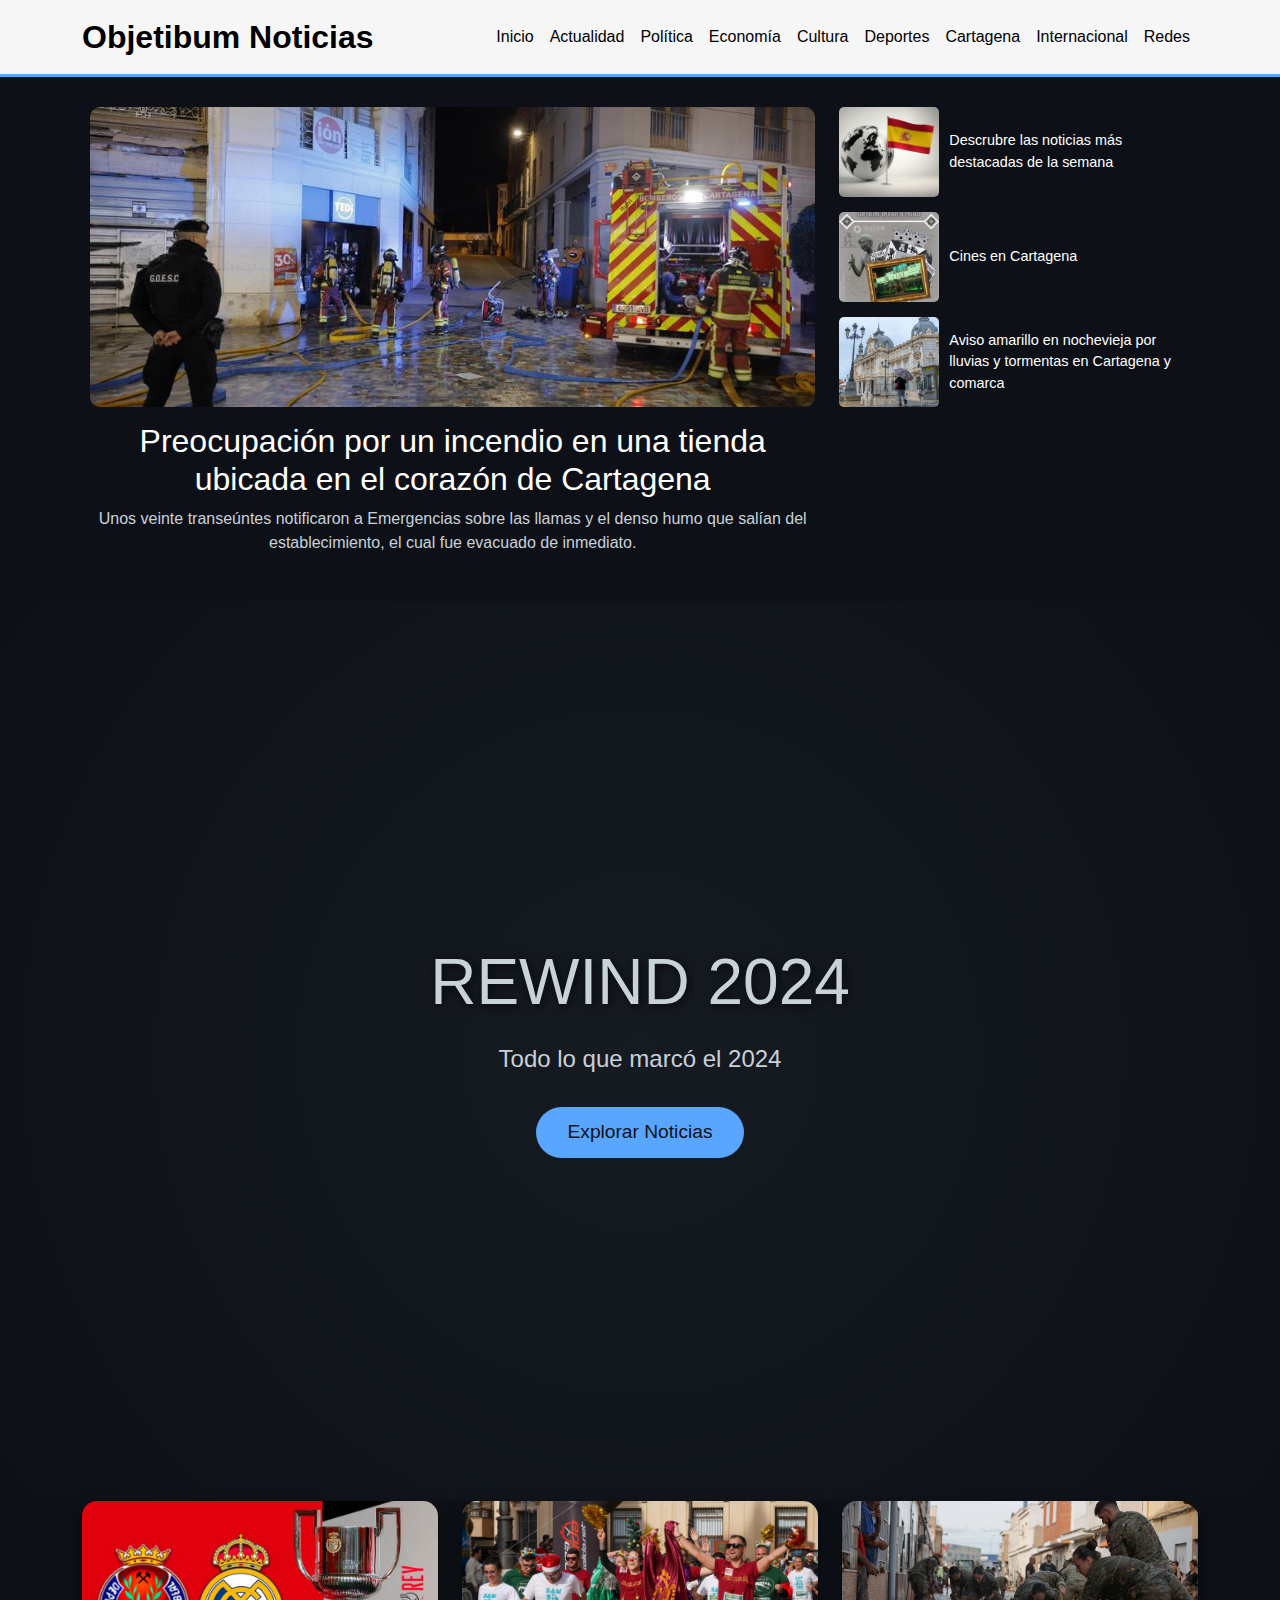
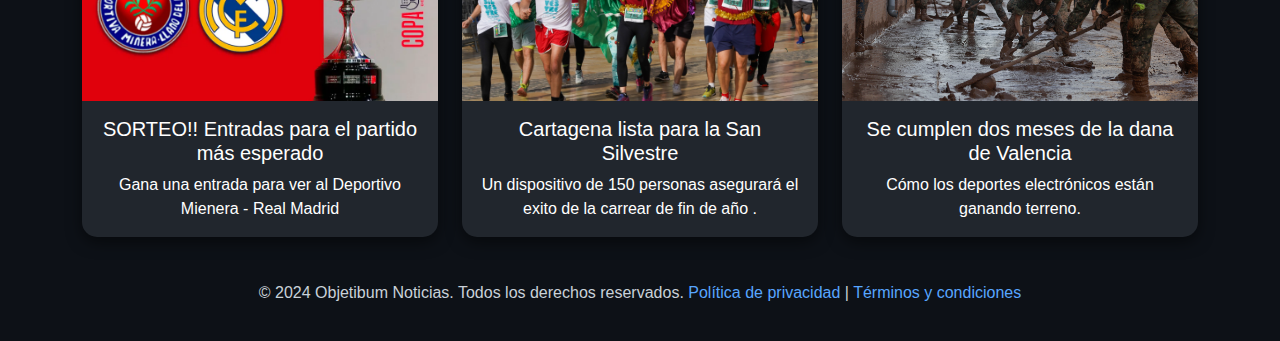
<file: index.html>
<!DOCTYPE html>
<html lang="es">
<head>
    <meta charset="UTF-8">
    <meta name="viewport" content="width=device-width, initial-scale=1.0">
    <title>Periódico Digital Completo</title>
    <link href="https://cdn.jsdelivr.net/npm/bootstrap@5.3.0/dist/css/bootstrap.min.css" rel="stylesheet">
    <link rel="stylesheet" href="styles.css">
</head>
<body>
    <!-- Encabezado -->
    <nav class="navbar navbar-expand-lg">
        <div class="container">
            <a class="navbar-brand" href="index.html">Objetibum Noticias</a>
            <button class="navbar-toggler" type="button" data-bs-toggle="collapse" data-bs-target="#navbarNav" aria-controls="navbarNav" aria-expanded="false" aria-label="Toggle navigation">
                <span class="navbar-toggler-icon"></span>
            </button>
            <div class="collapse navbar-collapse" id="navbarNav">
                <ul class="navbar-nav ms-auto">
                    <li class="nav-item"><a class="nav-link" href="index.html">Inicio</a></li>
                    <li class="nav-item"><a class="nav-link" href="#">Actualidad</a></li>
                    <li class="nav-item"><a class="nav-link" href="#">Política</a></li>
                    <li class="nav-item"><a class="nav-link" href="#">Economía</a></li>
                    <li class="nav-item"><a class="nav-link" href="#">Cultura</a></li>
                    <li class="nav-item"><a class="nav-link" href="#">Deportes</a></li>
                    <li class="nav-item"><a class="nav-link" href="#">Cartagena</a></li>
                    <li class="nav-item"><a class="nav-link" href="#">Internacional</a></li>
                    <li class="nav-item"><a class="nav-link" href="#">Redes</a></li>
                </ul>
            </div>
        </div>
    </nav>

    <!-- Titulares Principales -->
    <div class="headline-section container">
        <div class="row">
            <div class="col-md-8 main-headline">
                <img src="media/incendioCat.jpg" alt="Titular Principal">
                <h2>Preocupación por un incendio en una tienda ubicada en el corazón de Cartagena</h2>
                <p>Unos veinte transeúntes notificaron a Emergencias sobre las llamas y el denso humo que salían del
                    establecimiento, el cual fue evacuado de inmediato.</p>
            </div>
            <div class="col-md-4">
                <ul class="secondary-headlines">
                    <li>
                        <img src="media/nacionalinter.jpeg" alt="Titular Secundario 1">
                        <a href="noticias.html">Descrubre las noticias más destacadas de la semana</a>
                    </li>
                    <li>
                        <img src="media/viajePasadoCat.PNG" alt="Titular Secundario 2">
                        <a href="cartagenaViajeAlPasado.html">Cines en Cartagena</a>
                    </li>
                    <li>
                        <img src="media/lluviascat.jpg" alt="Titular Secundario 3">
                        <a href="#">Aviso amarillo en nochevieja por lluvias y tormentas en Cartagena y comarca</a>
                    </li>
                </ul>
            </div>
        </div>
    </div>
        <!-- Hero -->
        <section class="hero">
            <div>
                <h1>REWIND 2024</h1>
                <p>Todo lo que marcó el 2024</p>
                <a href="rewind2024.html" class="btn">Explorar Noticias</a>
            </div>
        </section>

    <!-- Secciones de Noticias -->
    <div class="container">
        <div class="row">
            <div class="col-md-4">
                <div class="card mb-4">
                    <img src="media/Tirage-copa-Minera.webp" class="card-img-top" alt="sorteo copa">
                    <div class="card-body">
                        <h5 class="card-title">SORTEO!! Entradas para el partido más esperado </h5>
                        <p class="card-text">Gana una entrada para ver al Deportivo Mienera - Real Madrid</p>
                    </div>
                </div>
            </div>
            <div class="col-md-4">
                <div class="card mb-4">
                    <img src="media/sansilvestre.jpg" class="card-img-top" alt="san silvestre">
                    <div class="card-body">
                        <h5 class="card-title">Cartagena lista para la San Silvestre</h5>
                        <p class="card-text">Un dispositivo de 150 personas asegurará el exito de la carrear de fin de año .</p>
                    </div>
                </div>
            </div>
            <div class="col-md-4">
                <div class="card mb-4">
                    <img src="media/dana2meses.webp" class="card-img-top" alt="dana">
                    <div class="card-body">
                        <h5 class="card-title">Se cumplen dos meses de la dana de Valencia</h5>
                        <p class="card-text">Cómo los deportes electrónicos están ganando terreno.</p>
                    </div>
                </div>
            </div>
        </div>
    </div>

    <!-- Pie de Página -->
    <footer>
        <p>&copy; 2024 Objetibum Noticias. Todos los derechos reservados. <a href="#">Política de privacidad</a> | <a href="#">Términos y condiciones</a></p>
    </footer>

    <script src="https://cdn.jsdelivr.net/npm/bootstrap@5.3.0/dist/js/bootstrap.bundle.min.js"></script>
</body>
</html>
</file>
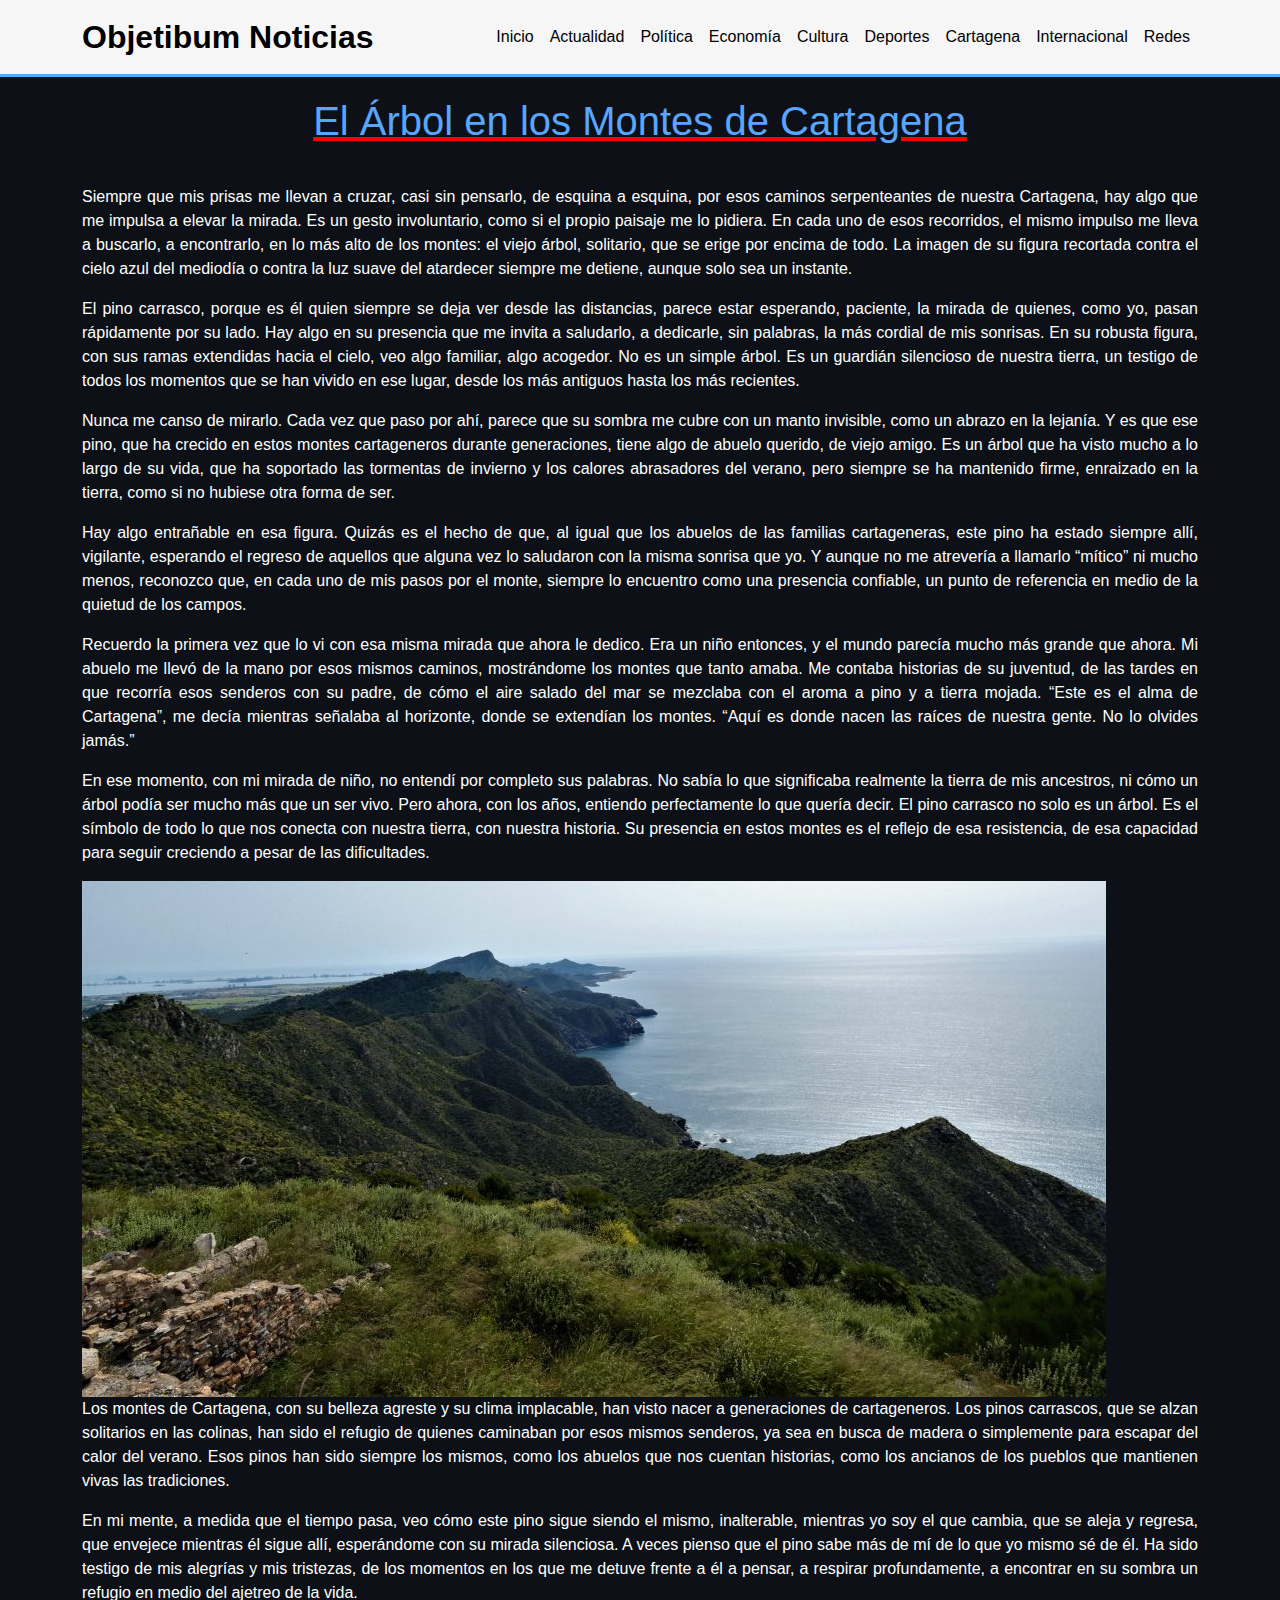
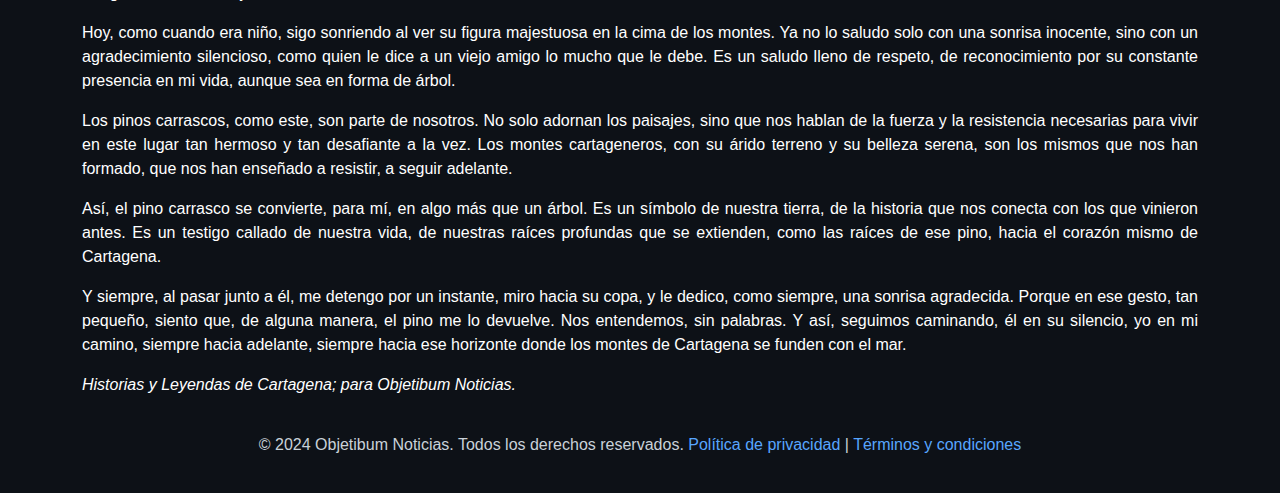
<file: cartagenaViajeAlPasado.html>
<!DOCTYPE html>
<html lang="es">
<head>
    <meta charset="UTF-8">
    <meta name="viewport" content="width=device-width, initial-scale=1.0">
    <title>El Árbol en los Montes de Cartagena</title>
    <link href="https://cdn.jsdelivr.net/npm/bootstrap@5.3.0/dist/css/bootstrap.min.css" rel="stylesheet">
<link rel="stylesheet" href="styles.css">
</head>
<body>
    <!-- Encabezado -->
    <nav class="navbar navbar-expand-lg">
        <div class="container">
            <a class="navbar-brand" href="index.html">Objetibum Noticias</a>
            <button class="navbar-toggler" type="button" data-bs-toggle="collapse" data-bs-target="#navbarNav" aria-controls="navbarNav" aria-expanded="false" aria-label="Toggle navigation">
                <span class="navbar-toggler-icon"></span>
            </button>
            <div class="collapse navbar-collapse" id="navbarNav">
                <ul class="navbar-nav ms-auto">
                    <li class="nav-item"><a class="nav-link" href="index.html">Inicio</a></li>
                    <li class="nav-item"><a class="nav-link" href="#">Actualidad</a></li>
                    <li class="nav-item"><a class="nav-link" href="#">Política</a></li>
                    <li class="nav-item"><a class="nav-link" href="#">Economía</a></li>
                    <li class="nav-item"><a class="nav-link" href="#">Cultura</a></li>
                    <li class="nav-item"><a class="nav-link" href="#">Deportes</a></li>
                    <li class="nav-item"><a class="nav-link" href="noticiasCartagena.html">Cartagena</a></li>
                    <li class="nav-item"><a class="nav-link" href="#">Internacional</a></li>
                    <li class="nav-item"><a class="nav-link" href="#">Redes</a></li>
                </ul>
            </div>
        </div>
    </nav>

    <!-- Contenido del Artículo -->
    <div class="container">
        <h2 class="tituloarticulo">El Árbol en los Montes de Cartagena</h2>

                <p class="justificado">Siempre que mis prisas me llevan a cruzar, casi sin pensarlo, de esquina a esquina, por esos
caminos serpenteantes de nuestra Cartagena, hay algo que me impulsa a elevar la mirada. Es
un gesto involuntario, como si el propio paisaje me lo pidiera. En cada uno de esos recorridos,
el mismo impulso me lleva a buscarlo, a encontrarlo, en lo más alto de los montes: el viejo
árbol, solitario, que se erige por encima de todo. La imagen de su figura recortada contra el
cielo azul del mediodía o contra la luz suave del atardecer siempre me detiene, aunque solo
sea un instante.</p>
                <p class="justificado">El pino carrasco, porque es él quien siempre se deja ver desde las distancias, parece estar
esperando, paciente, la mirada de quienes, como yo, pasan rápidamente por su lado. Hay algo
en su presencia que me invita a saludarlo, a dedicarle, sin palabras, la más cordial de mis
sonrisas. En su robusta figura, con sus ramas extendidas hacia el cielo, veo algo familiar, algo
acogedor. No es un simple árbol. Es un guardián silencioso de nuestra tierra, un testigo de
todos los momentos que se han vivido en ese lugar, desde los más antiguos hasta los más
recientes.</p>        
        <p class="justificado">Nunca me canso de mirarlo. Cada vez que paso por ahí, parece que su sombra me cubre con
un manto invisible, como un abrazo en la lejanía. Y es que ese pino, que ha crecido en estos
montes cartageneros durante generaciones, tiene algo de abuelo querido, de viejo amigo. Es
un árbol que ha visto mucho a lo largo de su vida, que ha soportado las tormentas de invierno
y los calores abrasadores del verano, pero siempre se ha mantenido firme, enraizado en la
tierra, como si no hubiese otra forma de ser.</p>
        <p class="justificado">Hay algo entrañable en esa figura. Quizás es el hecho de que, al igual que los abuelos de las
familias cartageneras, este pino ha estado siempre allí, vigilante, esperando el regreso de
aquellos que alguna vez lo saludaron con la misma sonrisa que yo. Y aunque no me atrevería a
llamarlo “mítico” ni mucho menos, reconozco que, en cada uno de mis pasos por el monte,
siempre lo encuentro como una presencia confiable, un punto de referencia en medio de la
quietud de los campos.</p>
                <p class="justificado">Recuerdo la primera vez que lo vi con esa misma mirada que ahora le dedico. Era un niño
entonces, y el mundo parecía mucho más grande que ahora. Mi abuelo me llevó de la mano
por esos mismos caminos, mostrándome los montes que tanto amaba. Me contaba historias
de su juventud, de las tardes en que recorría esos senderos con su padre, de cómo el aire
salado del mar se mezclaba con el aroma a pino y a tierra mojada. “Este es el alma de
Cartagena”, me decía mientras señalaba al horizonte, donde se extendían los montes. “Aquí es
donde nacen las raíces de nuestra gente. No lo olvides jamás.”</p>
        <p class="justificado">En ese momento, con mi mirada de niño, no entendí por completo sus palabras. No sabía lo
que significaba realmente la tierra de mis ancestros, ni cómo un árbol podía ser mucho más
que un ser vivo. Pero ahora, con los años, entiendo perfectamente lo que quería decir. El pino
carrasco no solo es un árbol. Es el símbolo de todo lo que nos conecta con nuestra tierra, con
nuestra historia. Su presencia en estos montes es el reflejo de esa resistencia, de esa
capacidad para seguir creciendo a pesar de las dificultades.</p>



       
        <img src="media/arboles2.jpeg" alt="Cines cartageneros" class="responsive-image">
                        <p class="justificado">Los montes de Cartagena, con su belleza agreste y su clima implacable, han visto nacer a
generaciones de cartageneros. Los pinos carrascos, que se alzan solitarios en las colinas, han
sido el refugio de quienes caminaban por esos mismos senderos, ya sea en busca de madera o
simplemente para escapar del calor del verano. Esos pinos han sido siempre los mismos, como
los abuelos que nos cuentan historias, como los ancianos de los pueblos que mantienen vivas
las tradiciones.</p>
                <p class="justificado">En mi mente, a medida que el tiempo pasa, veo cómo este pino sigue siendo el mismo,
inalterable, mientras yo soy el que cambia, que se aleja y regresa, que envejece mientras él
sigue allí, esperándome con su mirada silenciosa. A veces pienso que el pino sabe más de mí
de lo que yo mismo sé de él. Ha sido testigo de mis alegrías y mis tristezas, de los momentos
en los que me detuve frente a él a pensar, a respirar profundamente, a encontrar en su
sombra un refugio en medio del ajetreo de la vida.</p>        
        <p class="justificado">Hoy, como cuando era niño, sigo sonriendo al ver su figura majestuosa en la cima de los
montes. Ya no lo saludo solo con una sonrisa inocente, sino con un agradecimiento silencioso,
como quien le dice a un viejo amigo lo mucho que le debe. Es un saludo lleno de respeto, de
reconocimiento por su constante presencia en mi vida, aunque sea en forma de árbol.</p>
        <p class="justificado">Los pinos carrascos, como este, son parte de nosotros. No solo adornan los paisajes, sino que
nos hablan de la fuerza y la resistencia necesarias para vivir en este lugar tan hermoso y tan
desafiante a la vez. Los montes cartageneros, con su árido terreno y su belleza serena, son los
mismos que nos han formado, que nos han enseñado a resistir, a seguir adelante.</p>
                <p class="justificado">Así, el pino carrasco se convierte, para mí, en algo más que un árbol. Es un símbolo de nuestra
tierra, de la historia que nos conecta con los que vinieron antes. Es un testigo callado de
nuestra vida, de nuestras raíces profundas que se extienden, como las raíces de ese pino, hacia
el corazón mismo de Cartagena.</p>
        <p class="justificado">Y siempre, al pasar junto a él, me detengo por un instante, miro hacia su copa, y le dedico,
como siempre, una sonrisa agradecida. Porque en ese gesto, tan pequeño, siento que, de
alguna manera, el pino me lo devuelve. Nos entendemos, sin palabras. Y así, seguimos
caminando, él en su silencio, yo en mi camino, siempre hacia adelante, siempre hacia ese
horizonte donde los montes de Cartagena se funden con el mar.</p>

        <p class="justificado"><em>Historias y Leyendas de Cartagena; para Objetibum Noticias.</em></p>
    </div>

    <!-- Pie de Página -->
    <footer>
        <p>&copy; 2024 Objetibum Noticias. Todos los derechos reservados. <a href="#">Política de privacidad</a> | <a href="#">Términos y condiciones</a></p>
    </footer>

    <script src="https://cdn.jsdelivr.net/npm/bootstrap@5.3.0/dist/js/bootstrap.bundle.min.js"></script>
</body>
</html>
</file>
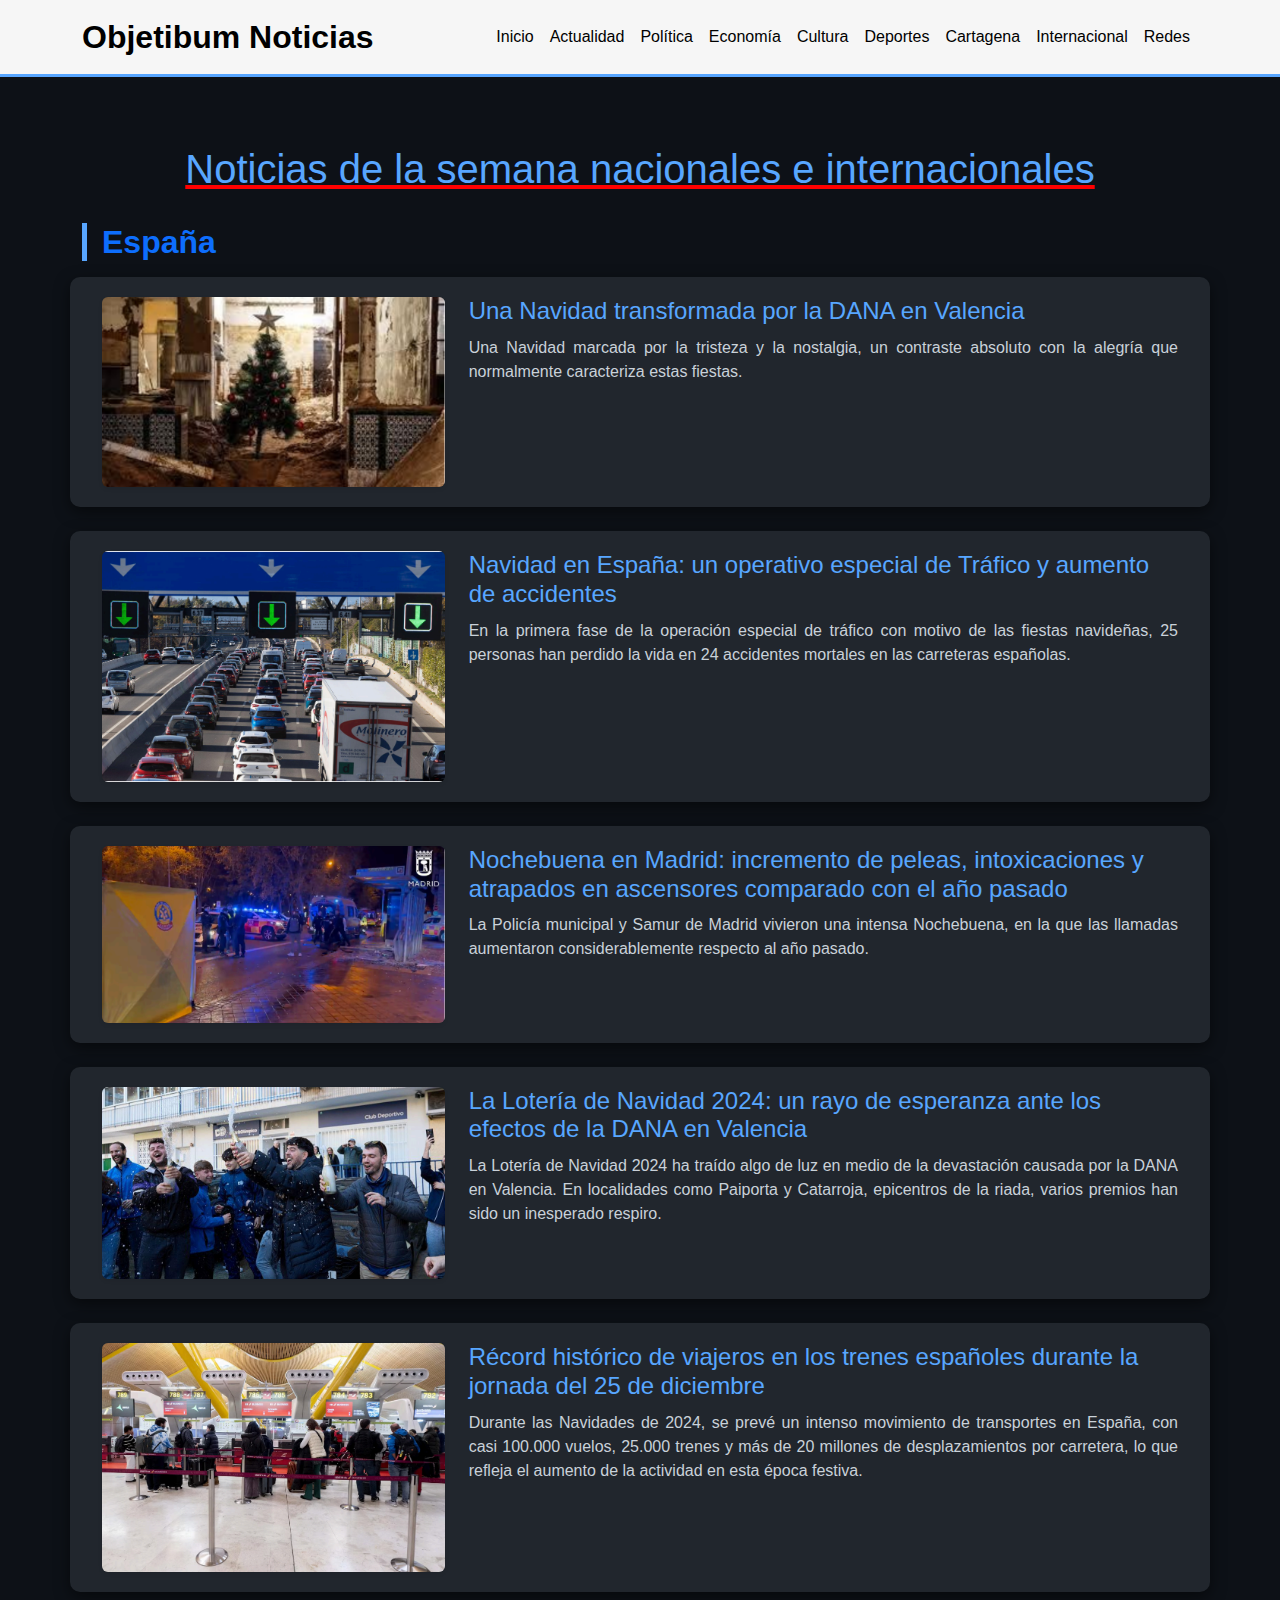
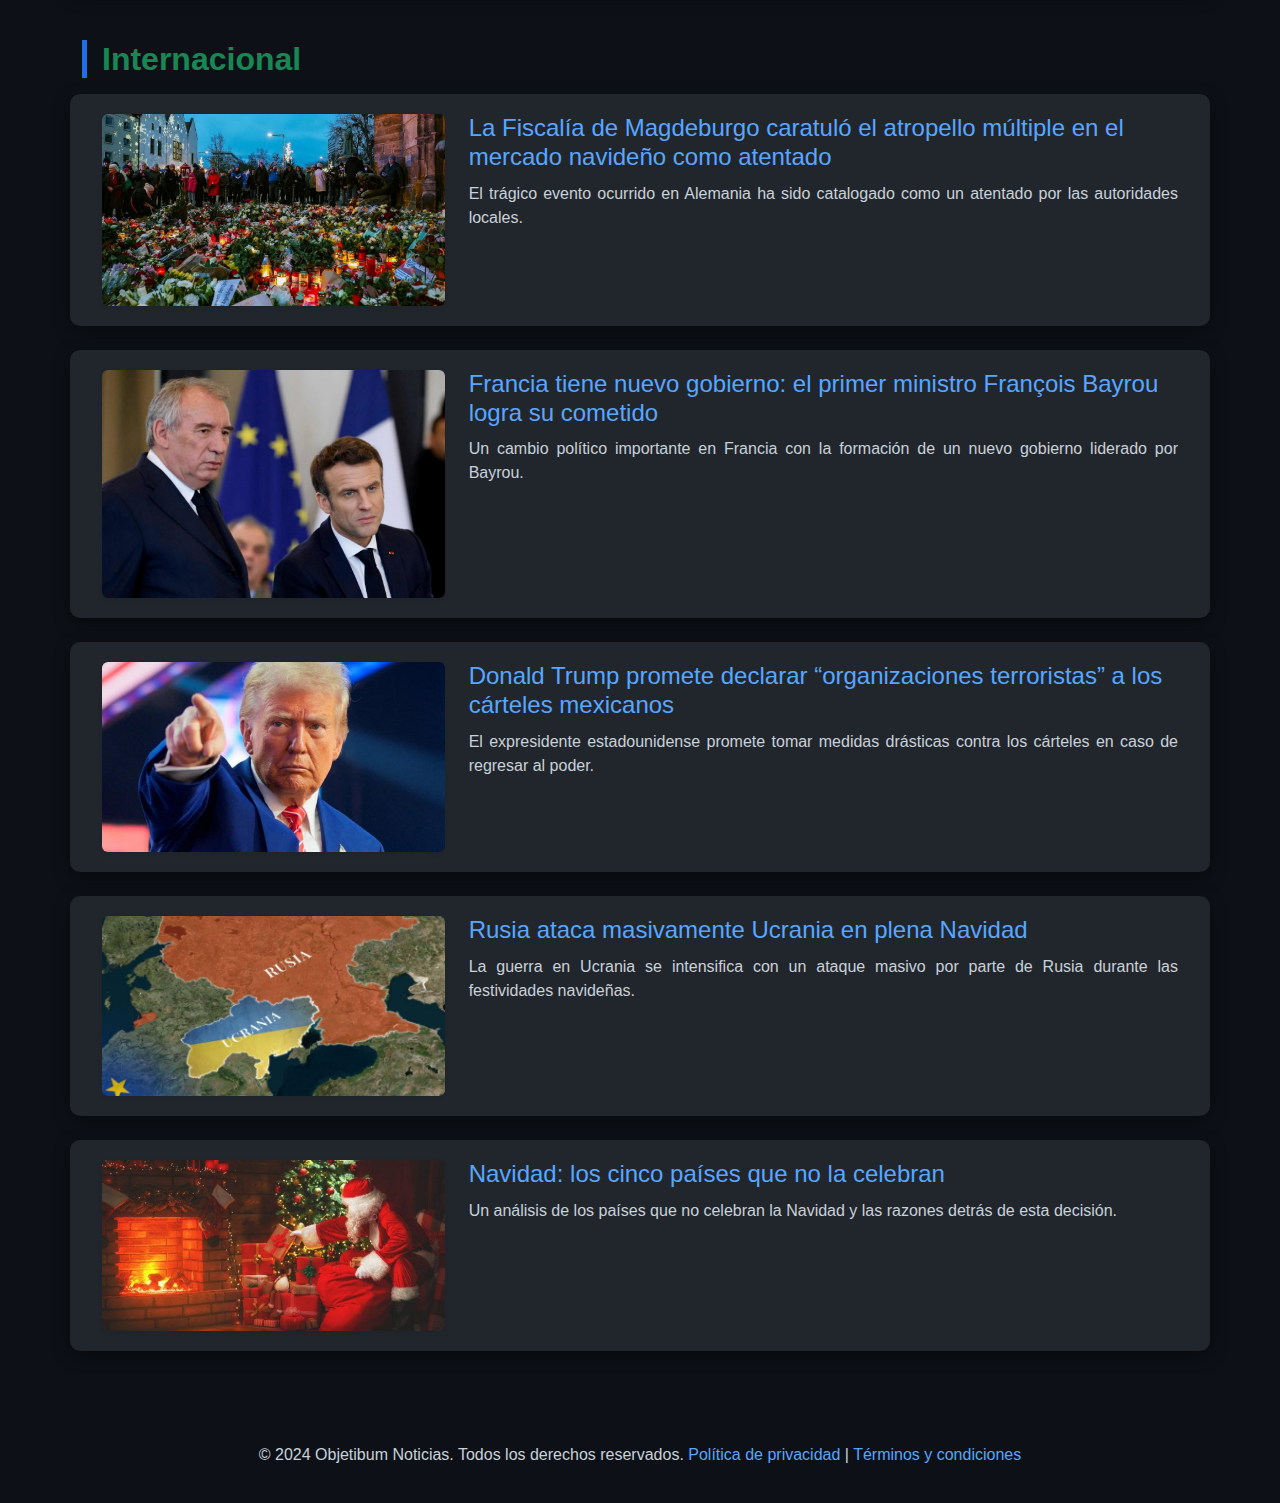
<file: noticias.html>
<!DOCTYPE html>
<html lang="es">
<head>
    <meta charset="UTF-8">
    <meta name="viewport" content="width=device-width, initial-scale=1.0">
    <title>Periódico Digital Completo</title>
    <link href="https://cdn.jsdelivr.net/npm/bootstrap@5.3.0/dist/css/bootstrap.min.css" rel="stylesheet">
    <link rel="stylesheet" href="styles.css">
</head>
<body>
    <!-- Encabezado -->
    <nav class="navbar navbar-expand-lg">
        <div class="container">
            <a class="navbar-brand" href="index.html">Objetibum Noticias</a>
            <button class="navbar-toggler" type="button" data-bs-toggle="collapse" data-bs-target="#navbarNav" aria-controls="navbarNav" aria-expanded="false" aria-label="Toggle navigation">
                <span class="navbar-toggler-icon"></span>
            </button>
            <div class="collapse navbar-collapse" id="navbarNav">
                <ul class="navbar-nav ms-auto">
                    <li class="nav-item"><a class="nav-link" href="index.html">Inicio</a></li>
                    <li class="nav-item"><a class="nav-link" href="#">Actualidad</a></li>
                    <li class="nav-item"><a class="nav-link" href="#">Política</a></li>
                    <li class="nav-item"><a class="nav-link" href="#">Economía</a></li>
                    <li class="nav-item"><a class="nav-link" href="#">Cultura</a></li>
                    <li class="nav-item"><a class="nav-link" href="#">Deportes</a></li>
                    <li class="nav-item"><a class="nav-link" href="noticiasCartagena.html">Cartagena</a></li>
                    <li class="nav-item"><a class="nav-link" href="#">Internacional</a></li>
                    <li class="nav-item"><a class="nav-link" href="#">Redes</a></li>
                </ul>
            </div>
        </div>
    </nav>


    <div class="container py-5">
        <div class="noticiasSemana text-center">
            <h2 class="tituloarticulo mb-4">Noticias de la semana nacionales e internacionales</h2>
        </div>
    
        <div class="timeline">
            <h3 class="nacionalEspainia text-primary mb-3">España</h3>
            <div class="row timeline-item mb-4">
                <div class="col-md-4 text-center">
                    <img src="media/navidadDana.png" alt="Noticia nacional 1" class="img-fluid rounded shadow-sm">
                </div>
                <div class="col-md-8">
                    <h5>Una Navidad transformada por la DANA en Valencia</h5>
                    <p>Una Navidad marcada por la tristeza y la nostalgia, un contraste absoluto con la alegría que normalmente caracteriza estas fiestas.</p>
                </div>
            </div>
            <div class="row timeline-item mb-4">
                <div class="col-md-4 text-center">
                    <img src="media/operativo.png" alt="Noticia nacional 2" class="img-fluid rounded shadow-sm">
                </div>
                <div class="col-md-8">
                    <h5>Navidad en España: un operativo especial de Tráfico y aumento de accidentes</h5>
                    <p>En la primera fase de la operación especial de tráfico con motivo de las fiestas navideñas, 25 personas han perdido la vida en 24 accidentes mortales en las carreteras españolas.</p>
                </div>
            </div>
            <div class="row timeline-item mb-4">
                <div class="col-md-4 text-center">
                    <img src="media/incidentesmadrid.png" alt="Noticia nacional 3" class="img-fluid rounded shadow-sm">
                </div>
                <div class="col-md-8">
                    <h5>Nochebuena en Madrid: incremento de peleas, intoxicaciones y atrapados en ascensores comparado con el año pasado</h5>
                    <p>La Policía municipal y Samur de Madrid vivieron una intensa Nochebuena, en la que las llamadas aumentaron considerablemente respecto al año pasado.</p>
                </div>
            </div>
            <div class="row timeline-item mb-4">
                <div class="col-md-4 text-center">
                    <img src="media/loteriadana.png" alt="Noticia nacional 4" class="img-fluid rounded shadow-sm">
                </div>
                <div class="col-md-8">
                    <h5>La Lotería de Navidad 2024: un rayo de esperanza ante los efectos de la DANA en Valencia</h5>
                    <p>La Lotería de Navidad 2024 ha traído algo de luz en medio de la devastación causada por la DANA en Valencia. En localidades como Paiporta y Catarroja, epicentros de la riada, varios premios han sido un inesperado respiro.</p>
                </div>
            </div>
            <div class="row timeline-item mb-4">
                <div class="col-md-4 text-center">
                    <img src="media/viajeros.png" alt="Noticia nacional 5" class="img-fluid rounded shadow-sm">
                </div>
                <div class="col-md-8">
                    <h5>Récord histórico de viajeros en los trenes españoles durante la jornada del 25 de diciembre</h5>
                    <p>Durante las Navidades de 2024, se prevé un intenso movimiento de transportes en España, con casi 100.000 vuelos, 25.000 trenes y más de 20 millones de desplazamientos por carretera, lo que refleja el aumento de la actividad en esta época festiva.</p>
                </div>
            </div>
    
            <h3 class="internacionalNt text-success mt-5 mb-3">Internacional</h3>
            <div class="row timeline-item mb-4">
                <div class="col-md-4 text-center">
                    <img src="media/atropello alemania.png" alt="Noticia Internacional 1" class="img-fluid rounded shadow-sm">
                </div>
                <div class="col-md-8">
                    <h5>La Fiscalía de Magdeburgo caratuló el atropello múltiple en el mercado navideño como atentado</h5>
                    <p>El trágico evento ocurrido en Alemania ha sido catalogado como un atentado por las autoridades locales.</p>
                </div>
            </div>
            <div class="row timeline-item mb-4">
                <div class="col-md-4 text-center">
                    <img src="media/gobiernofrancia.png" alt="Noticia Internacional 2" class="img-fluid rounded shadow-sm">
                </div>
                <div class="col-md-8">
                    <h5>Francia tiene nuevo gobierno: el primer ministro François Bayrou logra su cometido</h5>
                    <p>Un cambio político importante en Francia con la formación de un nuevo gobierno liderado por Bayrou.</p>
                </div>
            </div>
            <div class="row timeline-item mb-4">
                <div class="col-md-4 text-center">
                    <img src="media/trump.png" alt="Noticia Internacional 3" class="img-fluid rounded shadow-sm">
                </div>
                <div class="col-md-8">
                    <h5>Donald Trump promete declarar “organizaciones terroristas” a los cárteles mexicanos</h5>
                    <p>El expresidente estadounidense promete tomar medidas drásticas contra los cárteles en caso de regresar al poder.</p>
                </div>
            </div>
            <div class="row timeline-item mb-4">
                <div class="col-md-4 text-center">
                    <img src="media/russiaUcraia.png" alt="Noticia Internacional 4" class="img-fluid rounded shadow-sm">
                </div>
                <div class="col-md-8">
                    <h5>Rusia ataca masivamente Ucrania en plena Navidad</h5>
                    <p>La guerra en Ucrania se intensifica con un ataque masivo por parte de Rusia durante las festividades navideñas.</p>
                </div>
            </div>
            <div class="row timeline-item mb-4">
                <div class="col-md-4 text-center">
                    <img src="media/navidadnocelebrar.png" alt="Noticia Internacional 5" class="img-fluid rounded shadow-sm">
                </div>
                <div class="col-md-8">
                    <h5>Navidad: los cinco países que no la celebran</h5>
                    <p>Un análisis de los países que no celebran la Navidad y las razones detrás de esta decisión.</p>
                </div>
            </div>
        </div>
    </div>
    



    </div>
    <!-- Pie de Página -->
    <footer>
        <p>&copy; 2024 Objetibum Noticias. Todos los derechos reservados. <a href="#">Política de privacidad</a> | <a href="#">Términos y condiciones</a></p>
    </footer>

    <script src="https://cdn.jsdelivr.net/npm/bootstrap@5.3.0/dist/js/bootstrap.bundle.min.js"></script>
</body>
</html>
</file>
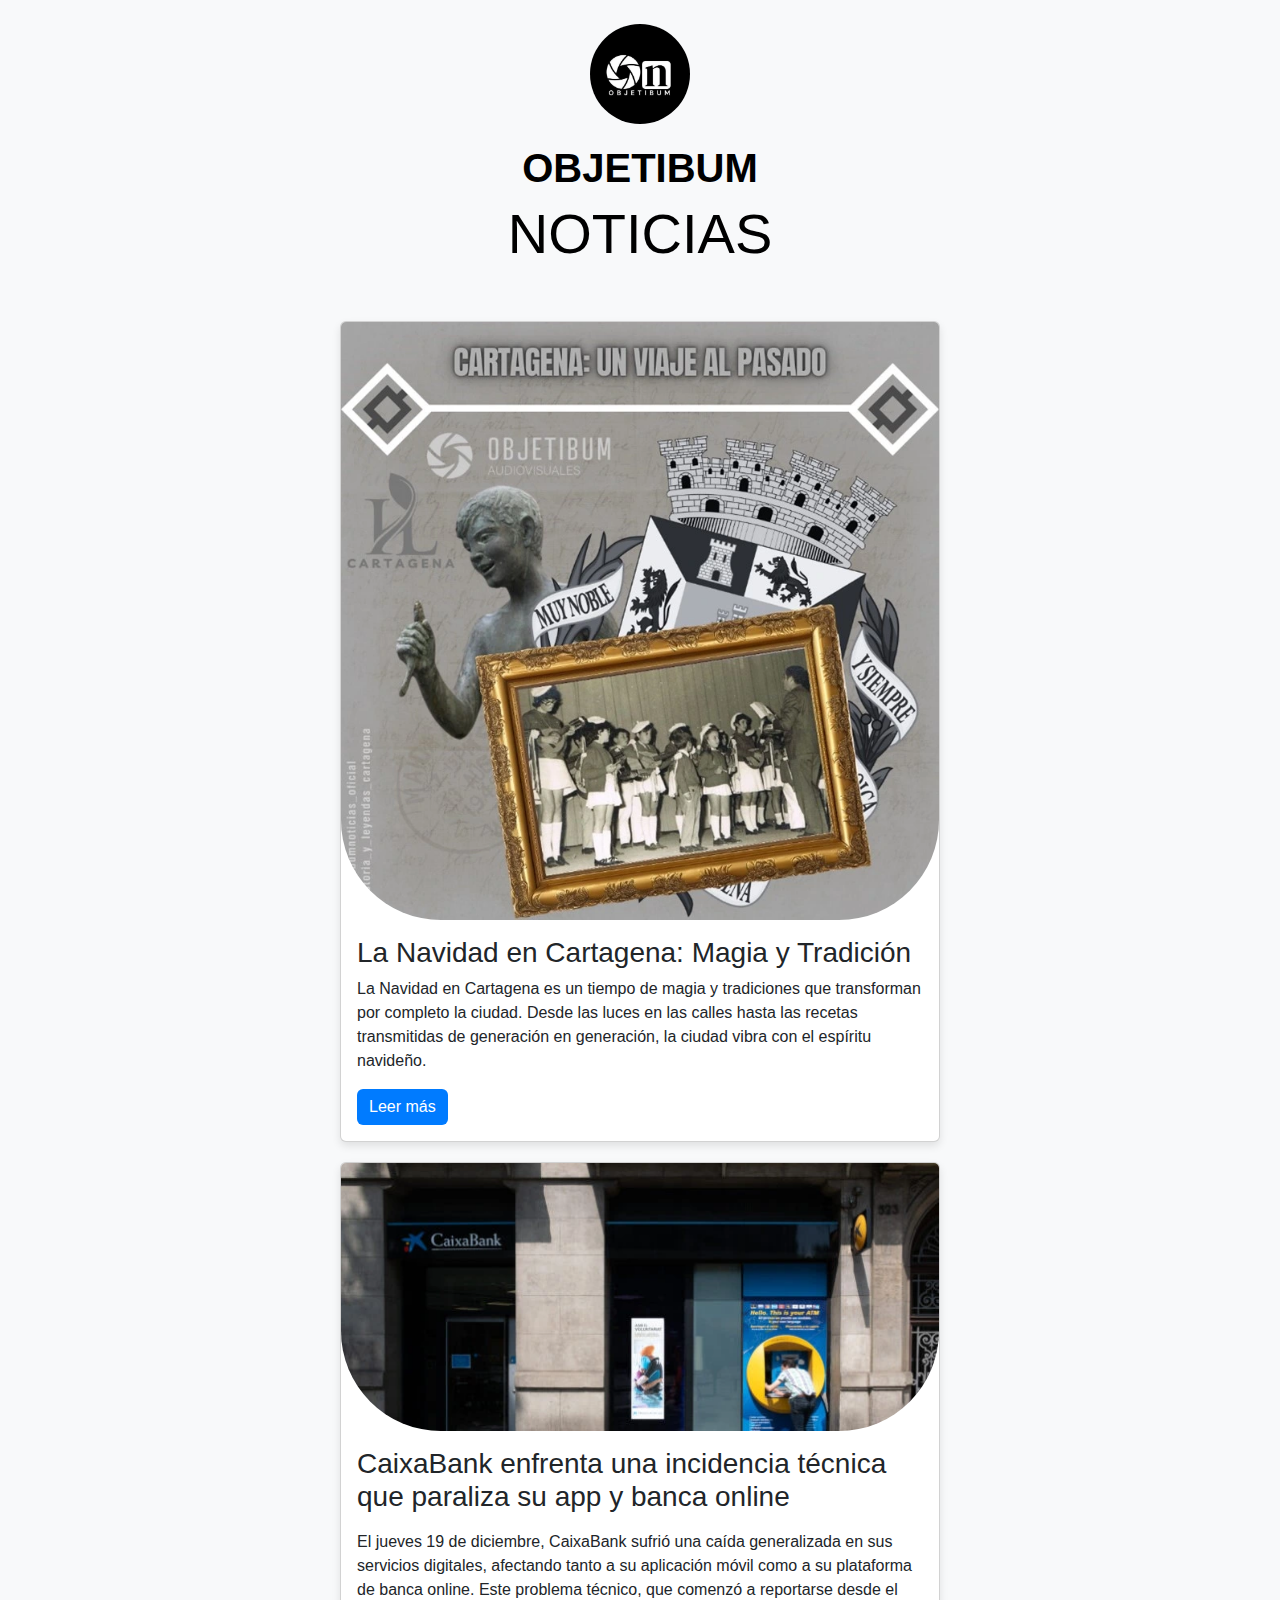
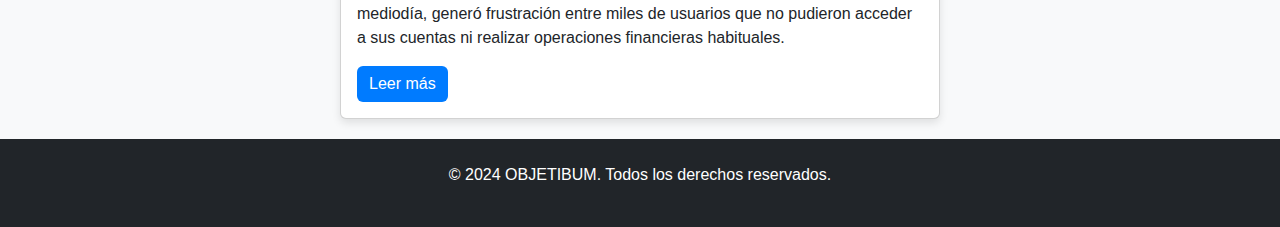
<file: principal.html>
<!DOCTYPE html>
<html lang="es">
<head>
    <meta charset="UTF-8">
    <meta name="viewport" content="width=device-width, initial-scale=1.0">
    <title>Previsualización de Noticia</title>
    <link rel="stylesheet" href="https://cdnjs.cloudflare.com/ajax/libs/bootstrap/5.3.0/css/bootstrap.min.css">
    <style>
        body {
            font-family: Arial, sans-serif;
            background-color: #f8f9fa;
            margin: 0;
            padding: 0;
        }
        .card {
            margin: 20px auto;
            max-width: 600px;
            box-shadow: 0 4px 8px rgba(0, 0, 0, 0.1);
        }
        .btn-read-more {
            background-color: #007bff;
            color: white;
            border: none;
            transition: background-color 0.3s ease;
        }
        .btn-read-more:hover {
            background-color: #0056b3;
        }
        .content-full {
            display: none;
            margin-top: 20px;
        }
        img {
            width: 100px;
            border-radius: 100px;
            margin-right: 20px;
        }
        .card-img {
            width: 180px;
            margin-left: 180px;
        }
        h1.display-4 {
            margin-top: 20px;
            font-size: 2.5rem;
            font-weight: bold;
        }
        h2.display-4 {
            margin-bottom: 10px;
        }
        header img {
            display: block;
            margin: 0 auto 20px;
            max-width: 120px;
        }
        @media (max-width: 576px) {
            h1.display-4 {
                font-size: 2rem;
                line-height: 1.2;
            }
            h2.display-4 {
                font-size: 1.5rem;
            }
            header img {
                max-width: 90px;
            }
        }
    </style>
</head>
<body>
    <header class="text-black py-4">
        <div class="container text-center">
            <img src="media/logo.webp" alt="logo">
            <h1 class="display-4">OBJETIBUM</h1>
            <h2 class="display-4">NOTICIAS</h2>
        </div>
    </header>


    <div class="container">
        <div class="card">
            <img src="media/cartanavidad1.webp" class="card-img-top" alt="Navidad 1">
            <div class="card-body">
                <h3 class="card-title">La Navidad en Cartagena: Magia y Tradición</h3>
                <p class="card-text">La Navidad en Cartagena es un tiempo de magia y tradiciones que transforman por completo la ciudad. Desde las luces en las calles hasta las recetas transmitidas de generación en generación, la ciudad vibra con el espíritu navideño.</p>
                <button class="btn btn-read-more" id="readMoreBtn">Leer más</button>
                <div class="content-full" id="fullContent">
                    <p>La celebración comienza con el sorteo de la lotería el 22 de diciembre y se extiende hasta el 6 de enero, cuando los Reyes Magos llenan de alegría los hogares. La preparación para este día incluye la alineación de zapatos, cartas llenas de deseos y ofrendas para los camellos, creando una atmósfera cargada de ilusión.</p>
                    <h3 class="mt-4">El "olor a Pascua"</h3>
                    <p>En las cocinas, las familias elaboran mantecados, tortas escaldadas y otros dulces tradicionales siguiendo recetas transmitidas con amor. El "olor a Pascua", una mezcla de aromas dulces y cálidos, envuelve Cartagena, convirtiéndose en símbolo de esta época.</p>
                    <h3 class="mt-4">Unión familiar y espíritu navideño</h3>
                    <p>Las calles se iluminan con decoraciones y se llenan de risas y villancicos. La Navidad en Cartagena representa la unión familiar y el compartir, valores que se reflejan en cada rincón de la ciudad, desde los barrios tradicionales hasta el centro.</p>
                    <h3 class="mt-4">Nochebuena: un momento especial</h3>
                    <img src="media/cartanavidad2.webp" class="card-img-top" alt="Navidad 2">

                    <p>La cena de Nochebuena reúne a las familias, dejando atrás compromisos externos para compartir momentos inolvidables. La magia de esta noche, acompañada del calor de los abrazos y la alegría de las reuniones, hace de Cartagena un lugar único para vivir la Navidad.</p>
                    <h3 class="mt-4">Conclusión</h3>
                    <p>Bajo el cielo estrellado de Cartagena, la Navidad se teje con hilos de luz y amor, recordándonos que la verdadera esencia de estas fiestas reside en la calidez de estar juntos.</p>
                    <p class="fw-bold">Historias y Leyendas de Cartagena para Objetibum Noticias.</p>
    
                    <button class="btn btn-secondary" id="readLessBtn">Leer menos</button>
                    <img class="card-img" src="media/noticias-logo.webp" alt="OBJETIBUM Noticias">
                </div>
            </div>
        </div>
    </div>
    

<div class="container">
    <div class="card">
        <img src="media/caixa.webp" class="card-img-top" alt="Imagen de la noticia">
        <div class="card-body">
            <h3 class="card-title"><p>CaixaBank enfrenta una incidencia técnica que paraliza su app y banca online</h3>
            <p class="card-text">El jueves 19 de diciembre, CaixaBank sufrió una caída generalizada en sus servicios digitales, afectando tanto a su aplicación móvil como a su plataforma de banca online. Este problema técnico, que comenzó a reportarse desde el mediodía, generó frustración entre miles de usuarios que no pudieron acceder a sus cuentas ni realizar operaciones financieras habituales.</p>
            <button class="btn btn-read-more" id="readMoreBtn">Leer más</button>
            <div class="content-full" id="fullContent">
                <p>La entidad aseguró que trabaja para solucionar la incidencia lo antes posible, descartando que se trate de un ciberataque. Sin embargo, el inconveniente surge en un momento crítico: la temporada navideña, donde el volumen de transacciones suele dispararse.</p>
                <h3 class="mt-4">Reacciones en redes sociales</h3>
                <p>Desde primeras horas de la mañana, numerosos clientes comenzaron a expresar su preocupación a través de redes sociales, principalmente en X (antiguo Twitter), reportando problemas al intentar iniciar sesión. Algunos usuarios compartieron capturas de pantalla con mensajes de error como "Sin conexión" o "Se ha producido un error", reflejando su imposibilidad para operar en la app y en la banca online.</p>
                <p>A pesar de las declaraciones de CaixaBank asegurando que la incidencia estaba limitada a los servicios digitales, varios clientes reportaron fallos adicionales en pagos con tarjeta y en la retirada de efectivo en cajeros automáticos, aumentando la inquietud.</p>
                <h3 class="mt-4">Respuesta oficial</h3>
                <p>Desde la entidad, reconocieron públicamente el problema a través de su cuenta oficial en X: "Hemos detectado un problema en la app y la banca online que puede generar lentitud en la operativa y dificultades en el acceso. Estamos trabajando para resolverlo lo antes posible. Sentimos las molestias ocasionadas."</p>
                <p>Alrededor de las 18:00 horas, la entidad informó que los servicios digitales comenzaban a recuperar la normalidad, aunque sin ofrecer detalles técnicos sobre el origen del problema ni confirmar si la incidencia estaba completamente resuelta.</p>
                <h3 class="mt-4">Conclusión</h3>
                <p>La caída de los servicios digitales ocurre en un momento especialmente delicado. Este tipo de interrupciones no solo afecta la confianza de los usuarios, sino que también pone de manifiesto la dependencia creciente de los servicios digitales en la vida cotidiana.</p>
                <p class="fw-bold">Informa Jesús Inarejos para Objetibum Noticias.</p>

                <button class="btn btn-secondary" id="readLessBtn">Leer menos</button>
                <img class="card-img" src="media/noticias-logo.webp" alt="OBnoticias">
            </div>
        </div>
    </div>
</div>

<footer class="bg-dark text-white py-4">
    <div class="container text-center">
        <p>&copy; 2024 OBJETIBUM. Todos los derechos reservados.</p>
    </div>
</footer>

<script>

    document.querySelectorAll('.btn-read-more').forEach(button => {
        button.addEventListener('click', function() {
            const cardBody = this.closest('.card-body');
            const fullContent = cardBody.querySelector('.content-full');
            fullContent.style.display = 'block';
            this.style.display = 'none';
        });
    });

    document.querySelectorAll('.btn-read-less').forEach(button => {
        button.addEventListener('click', function() {
            const cardBody = this.closest('.card-body');
            const fullContent = cardBody.querySelector('.content-full');
            fullContent.style.display = 'none';
            cardBody.querySelector('.btn-read-more').style.display = 'inline-block';
        });
    });

</script>

</body>
</html>
</file>
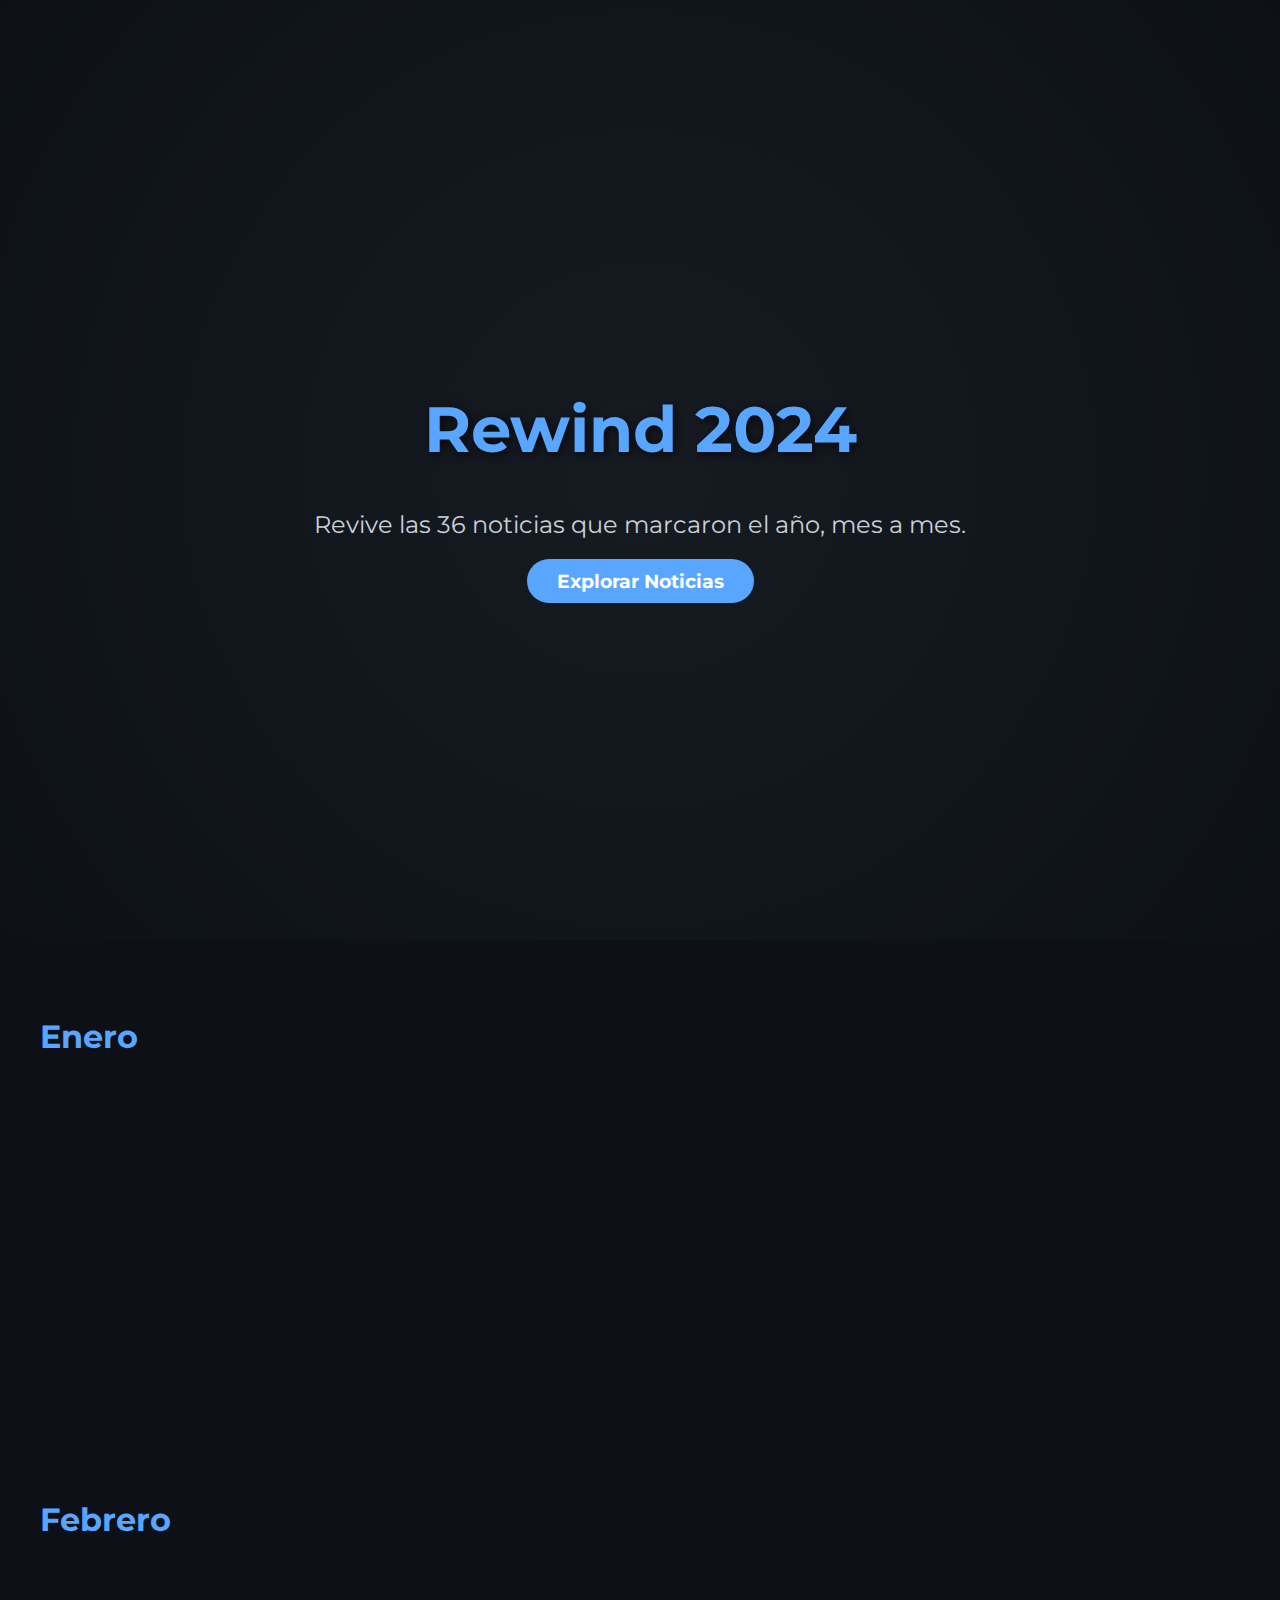
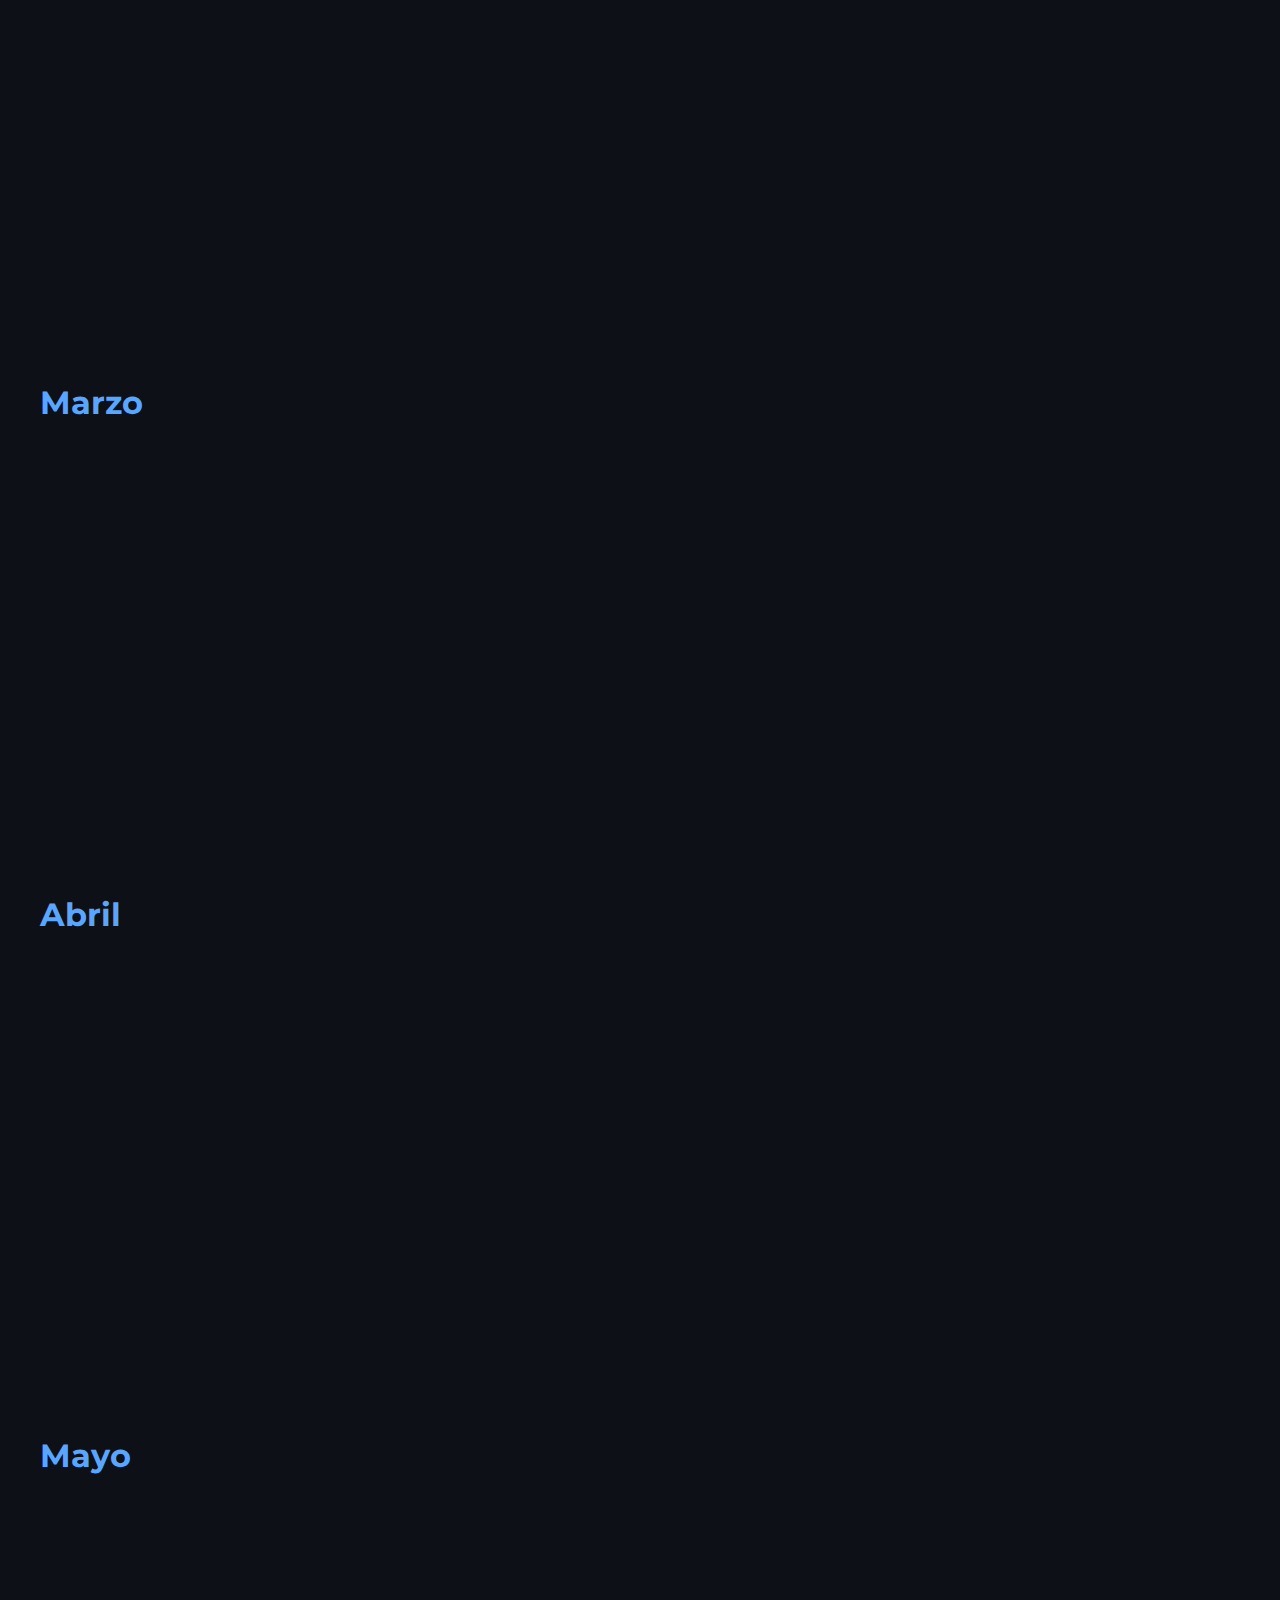
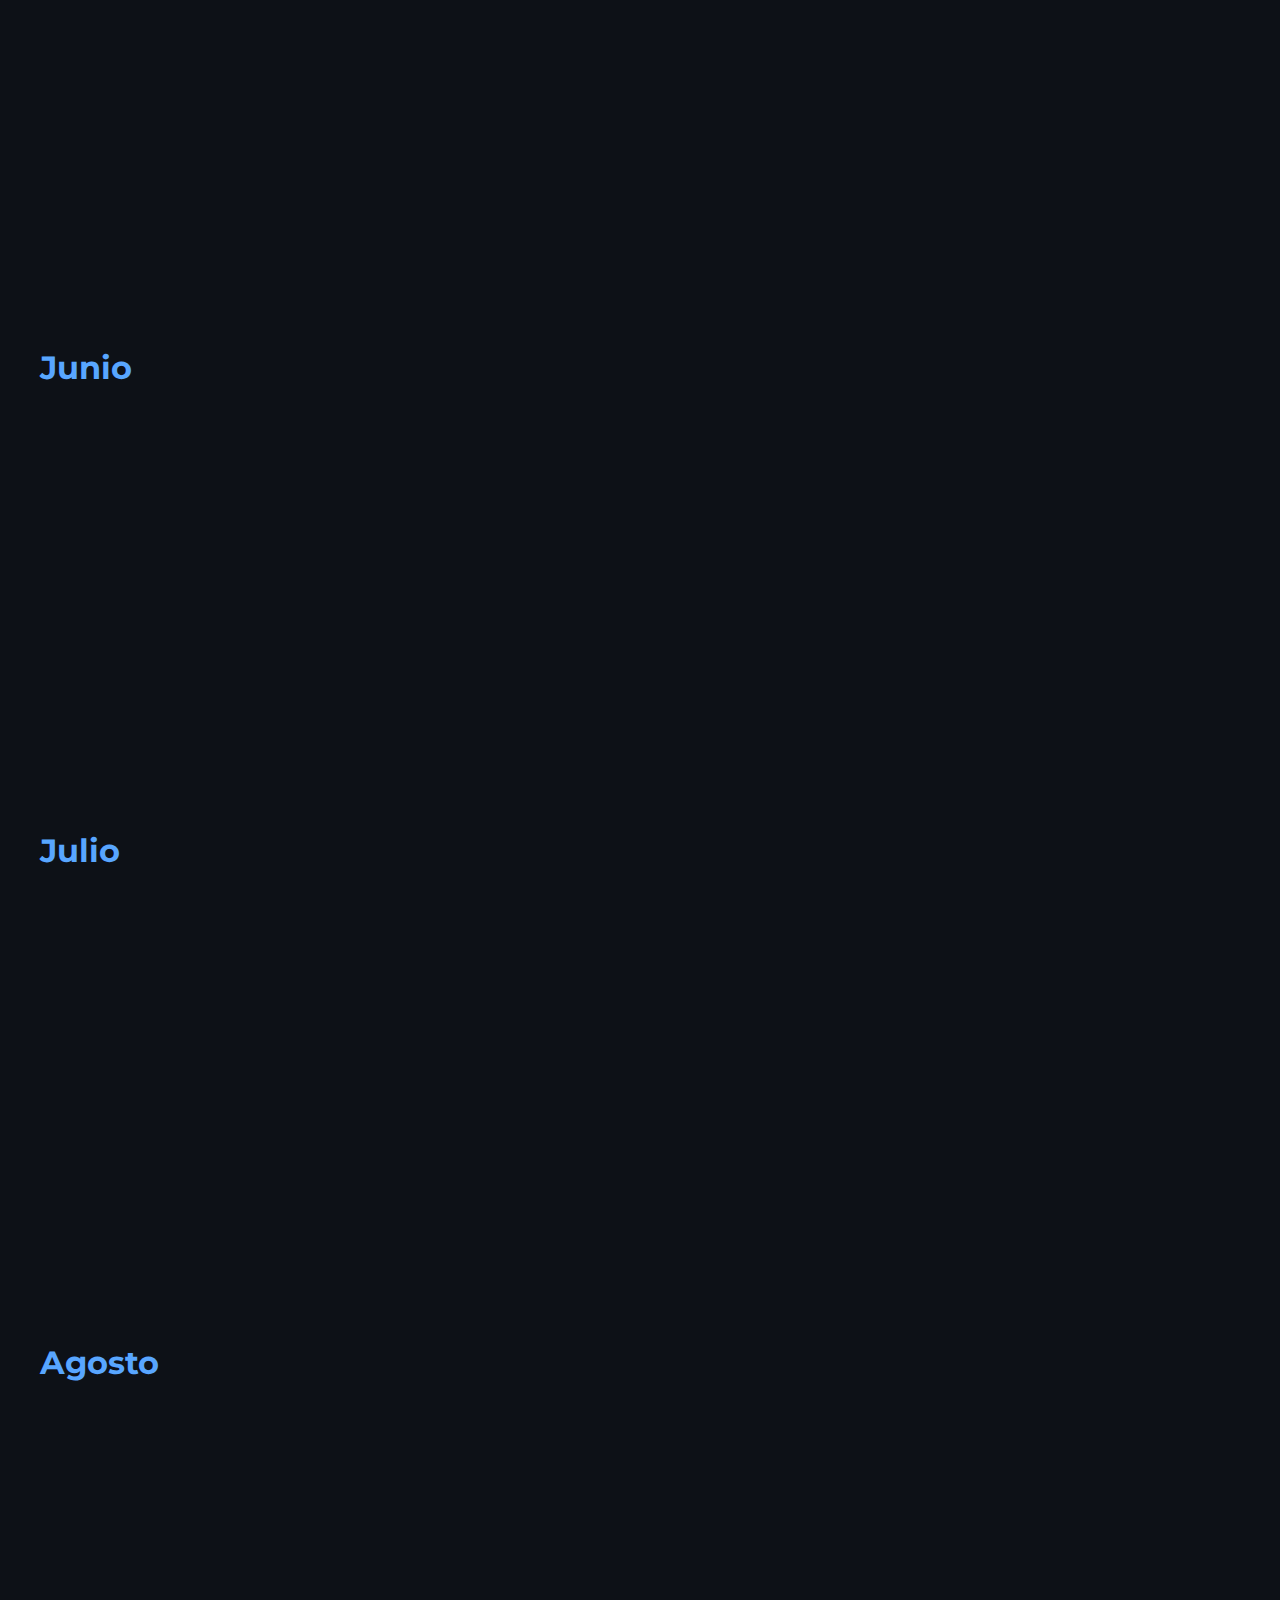
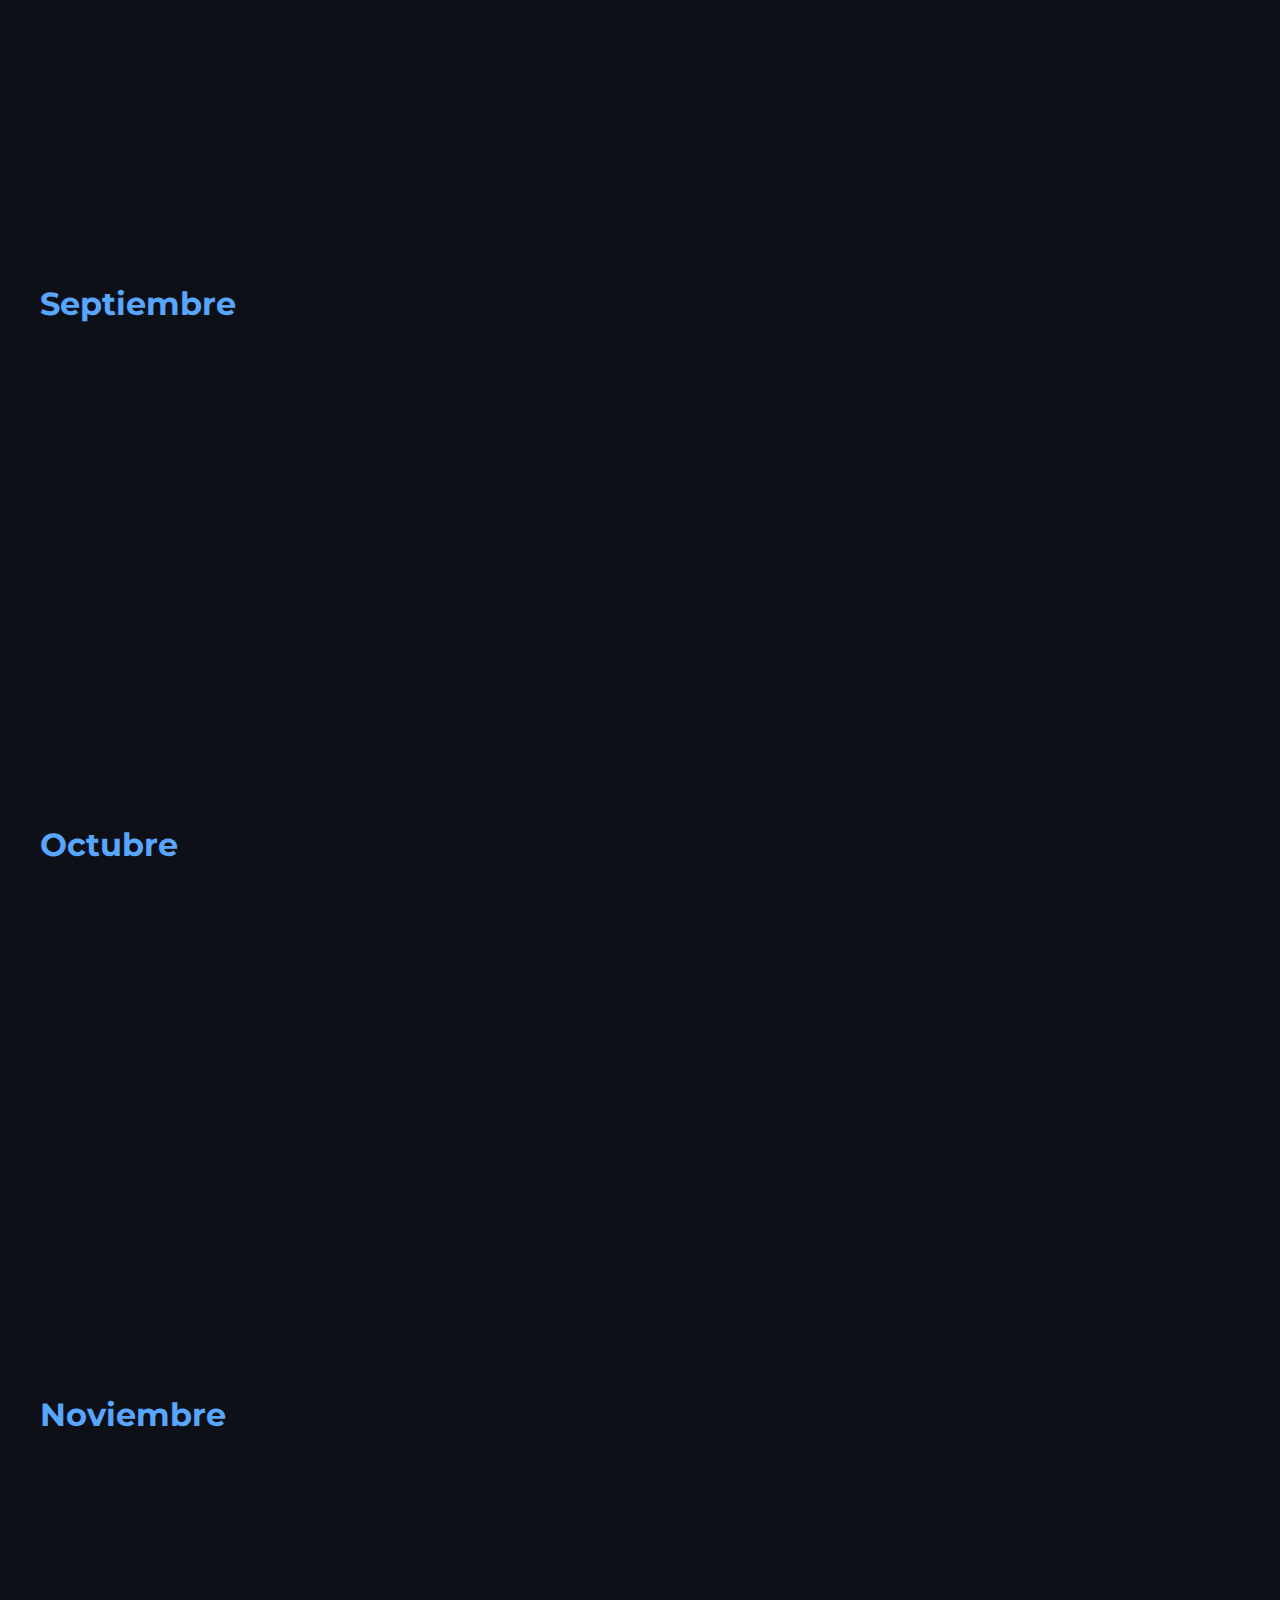
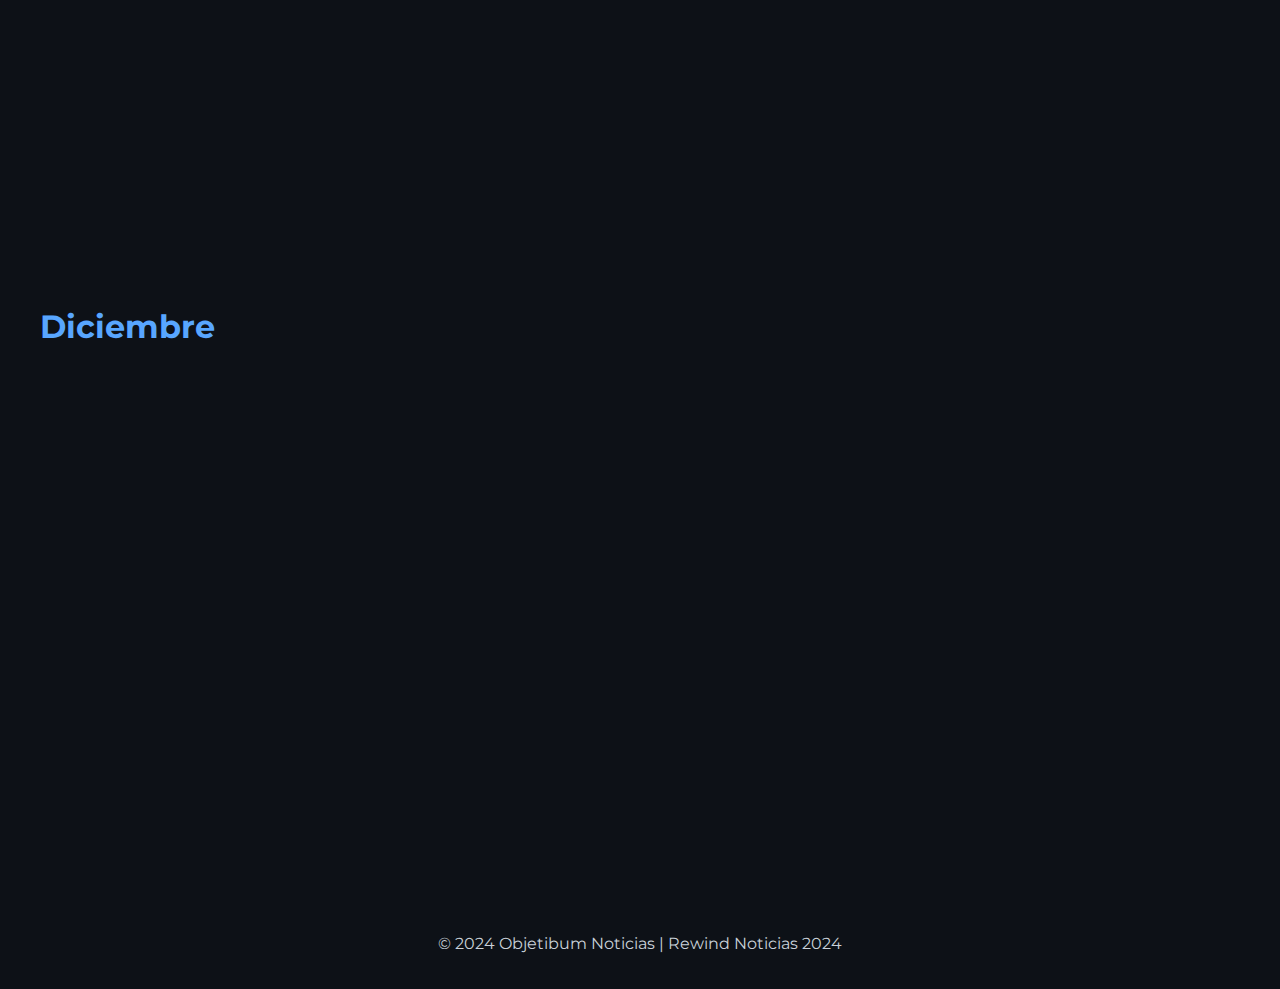
<file: rewind2024.html>
<!DOCTYPE html>
<html lang="en">
<head>
    <meta charset="UTF-8">
    <meta name="viewport" content="width=device-width, initial-scale=1.0">
    <title>Rewind 2024</title>
    <link href="https://fonts.googleapis.com/css2?family=Montserrat:wght@400;600;700&display=swap" rel="stylesheet">
    <style>
        /* General Styles */
        body {
            font-family: 'Montserrat', sans-serif;
            background: #0d1117;
            color: #ffffff;
            margin: 0;
            padding: 0;
        }

        /* Hero Section */
        .hero {
            background: radial-gradient(circle, #161b22, #0d1117);
            height: 100vh;
            display: flex;
            align-items: center;
            justify-content: center;
            text-align: center;
            color: #c9d1d9;
            padding: 20px;
        }

        .hero-title {
            font-size: 4rem;
            color: #58a6ff;
            text-shadow: 2px 2px 10px rgba(0, 0, 0, 0.7);
        }

        .hero-subtitle {
            font-size: 1.5rem;
            margin-bottom: 30px;
        }

        .btn-primary {
            background-color: #58a6ff;
            text-decoration: none;
            color: white;
            font-weight: bolder;
            border: none;
            font-size: 1.2rem;
            padding: 10px 30px;
            border-radius: 50px;
            transition: transform 0.3s, background-color 0.3s;
        }

        .btn-primary:hover {
            transform: scale(1.1);
            background-color: #1f6feb;
        }

        /* Noticias */
        .news-section {
            padding: 50px 20px;
            max-width: 1200px;
            margin: auto;
        }

        .news-month {
            margin-bottom: 30px;
        }

        .news-month h2 {
            color: #58a6ff;
            font-size: 2rem;
            margin-bottom: 20px;
        }

        .news-grid {
            display: grid;
            grid-template-columns: repeat(auto-fit, minmax(300px, 1fr));
            gap: 20px;
        }

        .news-card {
            background: #21262d;
            border-radius: 10px;
            padding: 20px;
            text-align: center;
            transform: translateY(50px);
            opacity: 0;
            transition: all 0.5s ease-out;
        }

        .news-card.visible {
            transform: translateY(0);
            opacity: 1;
        }

        .news-card img {
            width: 100%;
            height: 200px;
            object-fit: cover;
            border-radius: 8px;
            margin-bottom: 15px;
        }

        .news-card h3 {
            font-size: 1.5rem;
            color: #58a6ff;
        }

        .news-card p {
            font-size: 1rem;
            color: #c9d1d9;
        }

        /* Footer */
        footer {
            background: #0d1117;
            color: #c9d1d9;
            padding: 20px;
            text-align: center;
        }
    </style>
</head>
<body>
    <!-- Hero Section -->
    <div class="hero">
        <div class="text-center">
            <h1 class="hero-title">Rewind 2024</h1>
            <p class="hero-subtitle">Revive las 36 noticias que marcaron el año, mes a mes.</p>
            <a href="#news" class="btn btn-primary btn-lg mt-3">Explorar Noticias</a>
        </div>
    </div>

    <!-- Noticias -->
    <div id="news" class="news-section">
        <!-- Mes Enero -->
        <div class="news-month">
            <h2>Enero</h2>
            <div class="news-grid">
                <div class="news-card">
                    <img src="media/enero1.jpg" alt="Noticia 1">
                    <h3>Terremoto de magnitud 7.6 en Japón genera alerta de tsunami</h3>
                </div>
                <div class="news-card">
                    <img src="media/enero2.jpg" alt="Noticia 2">
                    <h3>Protestas contra la ley de amnistía
                    </h3>
                </div>
                <div class="news-card">
                    <img src="media/enero3.avif" alt="Noticia 3">
                    <h3>Reanudación de las obras del Nuevo Mestalla en Valencia</h3>
                </div>
            </div>
        </div>

        <!-- Mes Febrero -->
        <div class="news-month">
            <h2>Febrero</h2>
            <div class="news-grid">
                <div class="news-card">
                    <img src="media/noticia4.jpg" alt="Noticia 4">
                    <h3>El Partido Popular revalida la mayoría absoluta en Galicia</h3>
                </div>
                <div class="news-card">
                    <img src="media/noticia5.avif" alt="Noticia 5">
                    <h3>Incendio en Valencia: La cifra de víctimas mortales sube a diez.</h3>
                </div>
                <div class="news-card">
                    <img src="media/noticia6.jpg" alt="Noticia 6">
                    <h3>Kansas City Chiefs ganan el Super Bowl LVII</h3>
                </div>
            </div>
        </div>
        <div class="news-month">
            <h2>Marzo</h2>
            <div class="news-grid">
                <div class="news-card">
                    <img src="media/noticia7.webp" alt="Noticia 4">
                    <h3>Bruselas congelará fondos europeos si no se aprueba antes de marzo la subida fiscal al diésel</h3>
                </div>
                <div class="news-card">
                    <img src="media/noticia8.jpg" alt="Noticia 5">
                    <h3>Carles Puigdemont anuncia que será el candidato de Junts a las elecciones catalanas</h3>
                </div>
                <div class="news-card">
                    <img src="media/noticia9.jpg" alt="Noticia 6">
                    <h3>Protestas en Cuba por escasez de alimentos y energía</h3>
                </div>
            </div>
        </div>
        <div class="news-month">
            <h2>Abril</h2>
            <div class="news-grid">
                <div class="news-card">
                    <img src="media/noticia10.jpg" alt="Noticia 4">
                    <h3>EH Bildu gana las elecciones autonómicas por primera vez, según EITB Focus</h3>
                </div>
                <div class="news-card">
                    <img src="media/noticias11.jpg" alt="Noticia 5">
                    <h3>Pedro Sánchez considera dimitir tras la apertura de una investigación judicial sobre su esposa, Begoña Gómez</h3>
                </div>
                <div class="news-card">
                    <img src="media/noticia12.jpg" alt="Noticia 6">
                    <h3>El Athletic club de Bilbao saco la gabarra 40 años después en una final ante el Mallorca que se decidió en penaltis</h3>
                </div>
            </div>
        </div>
        <div class="news-month">
            <h2>Mayo</h2>
            <div class="news-grid">
                <div class="news-card">
                    <img src="media/noticia13.webp" alt="Noticia 4">
                    <h3>El Real Madrid gana du 15 Champions tras vencer al Borussia Dormunt </h3>
                </div>
                <div class="news-card">
                    <img src="media/notica14.jpg" alt="Noticia 5">
                    <h3>España reconoce oficialmente al Estado de Palestina, llamando a una solución de dos Estados</h3>
                </div>
                <div class="news-card">
                    <img src="media/noticia15.webp" alt="Noticia 6">
                    <h3>El Congreso aprueba una ley de amnistía</h3>
                </div>
            </div>
        </div>
        <div class="news-month">
            <h2>Junio</h2>
            <div class="news-grid">
                <div class="news-card">
                    <img src="media/noticia16.webp" alt="Noticia 4">
                    <h3>Putin y Kim Jong-un se reúnen en Corea del Norte por primera vez en 24 años</h3>
                </div>
                <div class="news-card">
                    <img src="media/noticia17.jpg" alt="Noticia 5">
                    <h3>La UE acuerda un nuevo paquete de sanciones contra Rusia</h3>
                </div>
                <div class="news-card">
                    <img src="media/noticia18.jpg" alt="Noticia 6">
                    <h3>RTVE emitirá las finales de la Liga de Campeones hasta 2027</h3>
                </div>
            </div>
        </div>
        <div class="news-month">
            <h2>Julio</h2>
            <div class="news-grid">
                <div class="news-card">
                    <img src="media/noticia19.jpg" alt="Noticia 4">
                    <h3>España se corona campeona de la Eurocopa 2024 tras una épica victoria sobre Inglaterra</h3>
                </div>
                <div class="news-card">
                    <img src="media/noticia20.webp" alt="Noticia 5">
                    <h3>España conquista 18 medallas, incluyendo 5 oros, en los Juegos Olímpicos de París 2024</h3>
                </div>
                <div class="news-card">
                    <img src="media/noticia21.jpg" alt="Noticia 6">
                    <h3>Protestas en España contra el impacto del turismo masivo y el aumento de la vivienda</h3>
                </div>
            </div>
        </div>
        <div class="news-month">
            <h2>Agosto</h2>
            <div class="news-grid">
                <div class="news-card">
                    <img src="media/noticia22.webp" alt="Noticia 4">
                    <h3>Agosto de 2024: España registra el mes más cálido de su historia con temperaturas récord</h3>
                </div>
                <div class="news-card">
                    <img src="media/noticia23.jpg" alt="Noticia 5">
                    <h3>Escalada del conflicto en Gaza: Enfrentamientos mortales entre Israel y Hamas intensifican la crisis humanitaria</h3>
                </div>
                <div class="news-card">
                    <img src="media/noticia24.jpg" alt="Noticia 6">
                    <h3>La Vuelta a España 2024 cautiva al mundo con una edición repleta de emoción y desafíos extremos</h3>
                </div>
            </div>
        </div>
        <div class="news-month">
            <h2>Septiembre</h2>
            <div class="news-grid">
                <div class="news-card">
                    <img src="media/noticia25.webp" alt="Noticia 4">
                    <h3>Zelenski visita Estados Unidos para reforzar la cooperación en defensa frente a Rusia</h3>
                </div>
                <div class="news-card">
                    <img src="media/noticia26.jpg" alt="Noticia 5">
                    <h3>El Gobierno promete 50 millones de euros para apoyar a los menores migrantes en Canarias</h3>
                </div>
                <div class="news-card">
                    <img src="media/noticia27.jpg" alt="Noticia 6">
                    <h3>Erling Haaland arrasa en la Premier League con 7 goles en 3 partidos, liderando al Manchester City</h3>
                </div>
            </div>
        </div>
        <div class="news-month">
            <h2>Octubre</h2>
            <div class="news-grid">
                <div class="news-card">
                    <img src="media/noticia28.webp" alt="Noticia 4">
                    <h3>La alianza entre Rusia y Corea del Norte intensifica las preocupaciones por la guerra en Ucrania y la estabilidad en Asia-Pacífico</h3>
                </div>
                <div class="news-card">
                    <img src="media/imagen29.webp" alt="Noticia 5">
                    <h3>Ayuso arremete contra el Gobierno de Sánchez, calificándolo como "el enemigo de Madrid" y defendiendo su gestión autonómica</h3>
                </div>
                <div class="news-card">
                    <img src="media/noticia30.webp" alt="Noticia 6">
                    <h3>Carlos Sainz conquista el Gran Premio de México y suma su segunda victoria de la temporada en la Fórmula 1</h3>
                </div>
            </div>
        </div>
        <div class="news-month">
            <h2>Noviembre</h2>
            <div class="news-grid">
                <div class="news-card">
                    <img src="media/imagen31.webp" alt="Noticia 4">
                    <h3>Elon Musk alcanza un récord histórico con una fortuna de 348.000 millones de dólares</h3>
                </div>
                <div class="news-card">
                    <img src="media/imagen32.jpg" alt="Noticia 5">
                    <h3>Protestas en Valencia tras la devastación causada por la dana</h3>
                </div>
                <div class="news-card">
                    <img src="media/imagen33.avif" alt="Noticia 6">
                    <h3>Donald Trump gana las elecciones</h3>
                </div>
            </div>
        </div>
        <div class="news-month">
            <h2>Diciembre</h2>
            <div class="news-grid">
                <div class="news-card">
                    <img src="media/imagen 34.webp" alt="Noticia 4">
                    <h3>Tragedia aérea en Kazajistán: 38 muertos y 29 sobrevivientes tras el accidente de un avión Embraer 190</h3>
                </div>
                <div class="news-card">
                    <img src="media/imagen35.jpg" alt="Noticia 5">
                    <h3>Madrid brilla con su iluminación navideña, mercados y actividades culturales en el corazón de la ciudad</h3>
                </div>
                <div class="news-card">
                    <img src="media/iamgen 36.jpg" alt="Noticia 6">
                    <h3>Baloncesto alemán en auge: La selección sigue su éxito tras el oro en el Mundial y su fuerte presencia en la NBA</h3>
                </div>
            </div>
        </div>
        <!-- Añade más meses de forma similar -->
    </div>

    <!-- Footer -->
    <footer>
        <p>&copy; 2024 Objetibum Noticias | Rewind Noticias 2024 </p>
    </footer>

    <script>
        // Animar tarjetas al hacer scroll
        const cards = document.querySelectorAll('.news-card');

        const observer = new IntersectionObserver((entries) => {
            entries.forEach((entry) => {
                if (entry.isIntersecting) {
                    entry.target.classList.add('visible');
                }
            });
        });

        cards.forEach((card) => observer.observe(card));
    </script>
</body>
</html>
</file>
<file: styles.css>
body {
    font-family: 'Montserrat', sans-serif;
    background: #0d1117;
    color: #ffffff;
    margin: 0;
    padding: 0;
}
.navbar {
    background-color: #f6f6f6;
    border-bottom: 3px solid #58a6ff;
}
.navbar-brand {
    font-size: 2rem;
    font-weight: bold;
    color: #000000;
}
.navbar-nav .nav-link {
    color: #000000;
    transition: color 0.3s;
}
.navbar-nav .nav-link:hover {
    color: #58a6ff;
}
.headline-section {
    background: #0d1117;
    padding: 30px 20px;
}
.main-headline {
    display: flex;
    flex-direction: column;
    align-items: center;
    text-align: center;
}
.main-headline img {
    width: 100%;
    max-height: 300px;
    object-fit: cover;
    border-radius: 10px;
    margin-bottom: 15px;
}
.main-headline h1 {
    font-size: 2rem;
    color: #58a6ff;
    margin-bottom: 10px;
}
.main-headline p {
    color: #c9d1d9;
    font-size: 1rem;
}
.secondary-headlines {
    list-style: none;
    padding: 0;
}
.secondary-headlines li {
    display: flex;
    margin-bottom: 15px;
    align-items: center;
}
.secondary-headlines img {
    width: 100px;
    height: 90px;
    object-fit: cover;
    border-radius: 5px;
    margin-right: 10px;
}
.secondary-headlines a {
    color: #ffffff;
    text-decoration: none;
    font-size: 0.9rem;
    transition: color 0.3s;
}
.secondary-headlines a:hover {
    color: #58a6ff;
}
.section-title {
    margin-top: 40px;
    margin-bottom: 20px;
    font-weight: bold;
    text-align: center;
    color: #58a6ff;
}
.card {
    background: #21262d;
    border: none;
    color: white;
    text-align: center;
    border-radius: 15px;
    overflow: hidden;
    box-shadow: 0 5px 15px rgba(0, 0, 0, 0.5);
    transition: transform 0.3s, box-shadow 0.3s;
}
.card:hover {
    transform: scale(1.05);
    box-shadow: 0 10px 20px rgba(0, 0, 0, 0.8);
}
.card img {
    height: 200px;
    object-fit: cover;
}
footer {
    background: #0d1117;
    color: #c9d1d9;
    padding: 20px;
    text-align: center;
}
footer a {
    color: #58a6ff;
    text-decoration: none;
    transition: color 0.3s;
}
footer a:hover {
    color: #1f6feb;
}

.hero {
background: radial-gradient(circle, #161b22, #0d1117);
height: 100vh;
display: flex;
align-items: center;
justify-content: center;
text-align: center;
color: #c9d1d9;
padding: 20px;
}

.hero h1 {
font-size: 4rem;
margin-bottom: 20px;
text-shadow: 2px 2px 10px rgba(0, 0, 0, 0.7);
}

.hero p {
font-size: 1.5rem;
margin-bottom: 30px;
}

.hero .btn {
background-color: #58a6ff;
color: #0d1117;
font-size: 1.2rem;
padding: 10px 30px;
border-radius: 50px;
text-decoration: none;
transition: transform 0.3s, background-color 0.3s;
}

.hero .btn:hover {
transform: scale(1.1);
background-color: #1f6feb;
}

.tituloarticulo {
    text-align: center;
    margin-top: 20px;
    text-decoration: underline red;
}

.justificado{
    text-align: justify;
}

.tituloarticulo {
    font-size: 2.5rem;
    color: #58a6ff;
    text-align: center;
    text-decoration: underline red;
    margin-bottom: 40px;
}

/* Sección de Noticias */
.timeline {
    margin-top: 30px;
}

.timeline-item {
    background: #21262d;
    border-radius: 10px;
    padding: 20px;
    margin-bottom: 20px;
    box-shadow: 0 5px 15px rgba(0, 0, 0, 0.5);
    transition: transform 0.3s, box-shadow 0.3s;
}

.timeline-item:hover {
    transform: scale(1.02);
    box-shadow: 0 10px 20px rgba(0, 0, 0, 0.8);
}

/* Títulos y Textos de Noticias */
.timeline-item h5 {
    font-size: 1.5rem;
    color: #58a6ff;
    margin-bottom: 10px;
}

.timeline-item p {
    color: #c9d1d9;
    font-size: 1rem;
    line-height: 1.5;
    text-align: justify;
}

/* Imágenes */
.timeline-img img {
    border-radius: 10px;
    box-shadow: 0 4px 10px rgba(0, 0, 0, 0.6);
    max-width: 100%;
    height: auto;
}

/* Categorías */
.nacionalEspainia,
.internacionalNt {
    font-size: 2rem;
    font-weight: bold;
    margin-top: 30px;
    margin-bottom: 20px;
    padding-left: 15px;
}

.nacionalEspainia {
    color: #58a6ff;
    border-left: 5px solid #58a6ff;
}

.internacionalNt {
    color: #1f6feb;
    border-left: 5px solid #1f6feb;
}

/* Responsividad */
@media (max-width: 768px) {
    .timeline-item {
        text-align: center;
        padding: 15px;
    }

    .timeline-img img {
        margin-bottom: 15px;
    }

    .timeline-item h5 {
        font-size: 1.3rem;
    }

    .timeline-item p {
        font-size: 0.9rem;
    }
}
</file>
